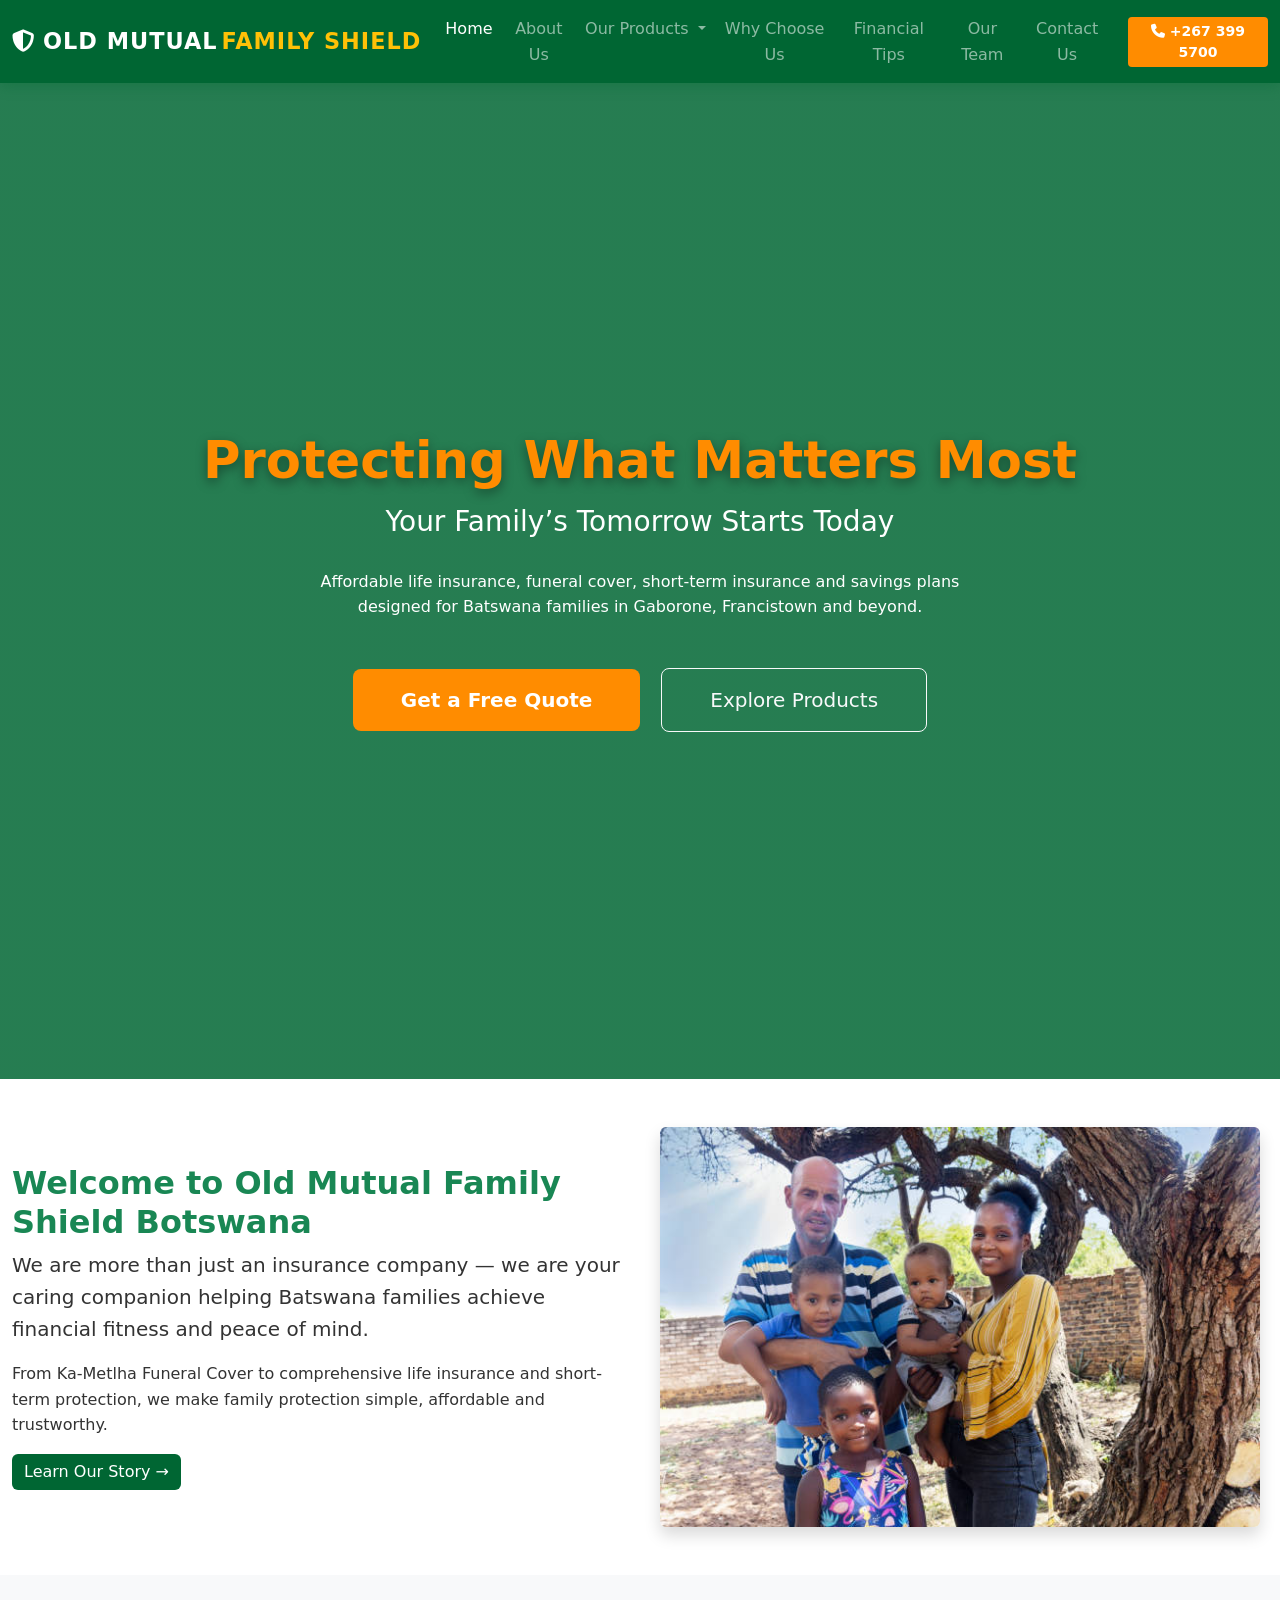
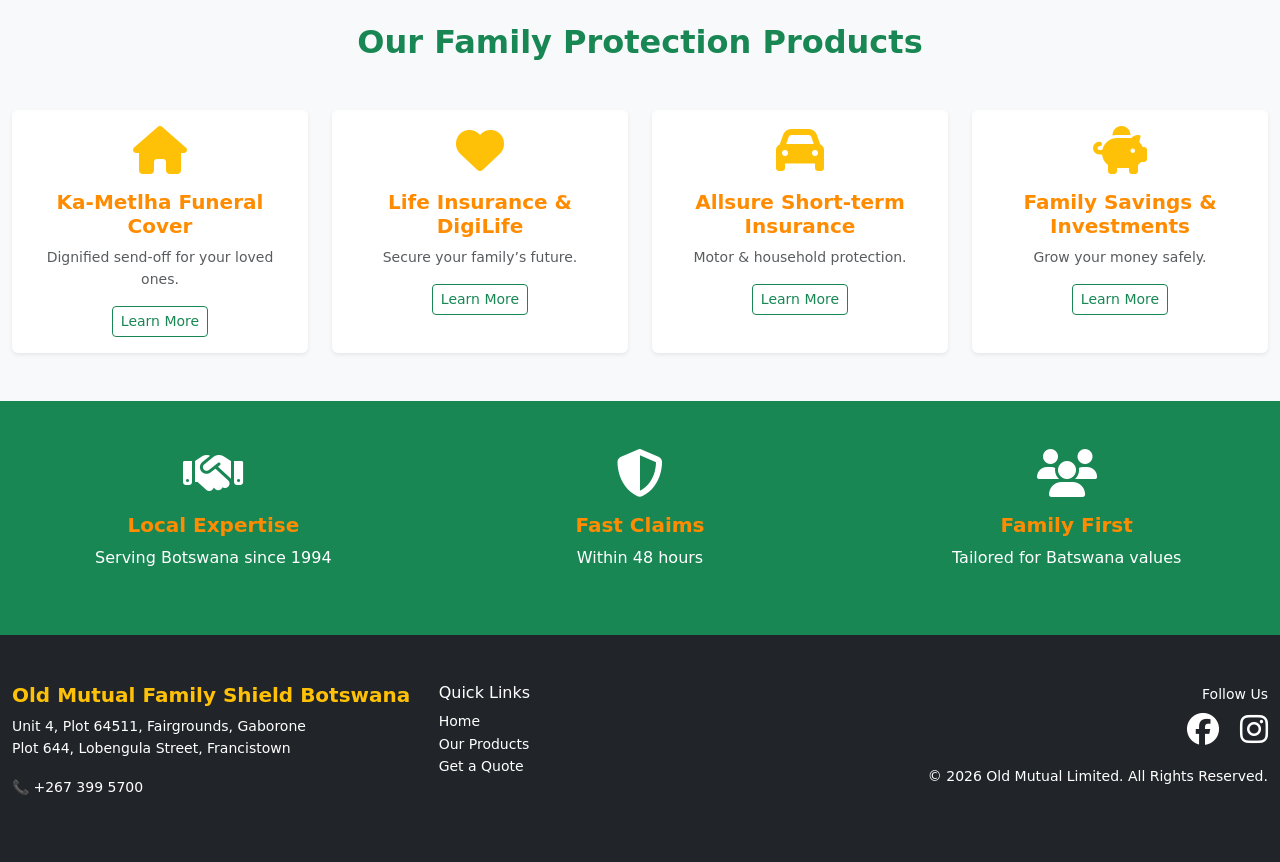
<file: index.html>
<!DOCTYPE html>
<html lang="en">
<head>
    <meta charset="UTF-8">
    <meta name="viewport" content="width=device-width, initial-scale=1.0">
    <meta name="description" content="Old Mutual Family Shield Botswana - Protecting what matters most to Batswana families">
    <title>Old Mutual Family Shield Botswana | Protect Your Family's Tomorrow</title>
    
    <link href="https://cdn.jsdelivr.net/npm/bootstrap@5.3.3/dist/css/bootstrap.min.css" rel="stylesheet">
    <link rel="stylesheet" href="https://cdnjs.cloudflare.com/ajax/libs/font-awesome/6.6.0/css/all.min.css">
    <link rel="stylesheet" href="style.css">
</head>
<body>

    <nav class="navbar navbar-expand-lg navbar-dark bg-success sticky-top">
        <div class="container">
            <a class="navbar-brand fw-bold d-flex align-items-center" href="index.html">
                <i class="fas fa-shield-alt me-2"></i>
                OLD MUTUAL
                <span class="text-warning ms-1">FAMILY SHIELD</span>
            </a>

            <button class="navbar-toggler" type="button" data-bs-toggle="collapse" data-bs-target="#navbarNav" 
                    aria-controls="navbarNav" aria-expanded="false" aria-label="Toggle navigation">
                <span class="navbar-toggler-icon"></span>
            </button>

            <div class="collapse navbar-collapse" id="navbarNav">
                <ul class="navbar-nav ms-auto text-center">
                    <li class="nav-item"><a class="nav-link active" href="index.html">Home</a></li>
                    <li class="nav-item"><a class="nav-link" href="about.html">About Us</a></li>
                    
                    <!-- DROPDOWN -->
                    <li class="nav-item dropdown">
                        <a class="nav-link dropdown-toggle" href="products.html" id="productsDropdown" 
                           role="button" data-bs-toggle="dropdown" aria-expanded="false">
                            Our Products
                        </a>
                        <ul class="dropdown-menu" aria-labelledby="productsDropdown">
                            <li><a class="dropdown-item" href="ka-metlha.html">Ka-Metlha Funeral Cover</a></li>
                            <li><a class="dropdown-item" href="life-insurance.html">Life Insurance &amp; DigiLife Loan Protection</a></li>
                            <li><a class="dropdown-item" href="allsure.html">Allsure Short-term Insurance</a></li>
                            <li><a class="dropdown-item" href="savings.html">Family Savings &amp; Investments</a></li>
                        </ul>
                    </li>
                    
                    <li class="nav-item"><a class="nav-link" href="why-choose-us.html">Why Choose Us</a></li>
                    <li class="nav-item"><a class="nav-link" href="financial-tips.html">Financial Tips</a></li>
                    <li class="nav-item"><a class="nav-link" href="our-team.html">Our Team</a></li>
                    <li class="nav-item"><a class="nav-link" href="contact.html">Contact Us</a></li>
                </ul>
                
                <a href="tel:+2673995700" class="btn btn-warning btn-sm ms-lg-3 fw-bold">
                    <i class="fas fa-phone"></i> +267 399 5700
                </a>
            </div>
        </div>
    </nav>

    <!-- HERO SECTION -->
    <header class="hero-section text-white text-center">
        <div class="container py-5">
            <div class="row justify-content-center align-items-center min-vh-100">
                <div class="col-lg-10">
                    <h1 class="display-4 fw-bold">Protecting What Matters Most</h1>
                    <p class="lead fs-3 mb-4">Your Family’s Tomorrow Starts Today</p>
                    <p class="col-lg-8 mx-auto mb-5">Affordable life insurance, funeral cover, short-term insurance and savings plans designed for Batswana families in Gaborone, Francistown and beyond.</p>
                    
                    <a href="contact.html" class="btn btn-warning btn-lg px-5 py-3 fw-bold me-3">Get a Free Quote</a>
                    <a href="products.html" class="btn btn-outline-light btn-lg px-5 py-3">Explore Products</a>
                </div>
            </div>
        </div>
    </header>



    <!-- WELCOME SECTION -->
    <section class="py-5 bg-white">
        <div class="container">
            <div class="row align-items-center">
                <div class="col-lg-6">
                    <h2 class="text-success fw-bold">Welcome to Old Mutual Family Shield Botswana</h2>
                    <p class="lead">We are more than just an insurance company — we are your caring companion helping Batswana families achieve financial fitness and peace of mind.</p>
                    <p>From Ka-Metlha Funeral Cover to comprehensive life insurance and short-term protection, we make family protection simple, affordable and trustworthy.</p>
                    <a href="about.html" class="btn btn-success">Learn Our Story →</a>
                </div>
                <div class="col-lg-6 text-center">
                    <img src="images/index.jpg" alt="Happy Botswana family smiling together" width="600" height="400" class="img-fluid rounded shadow">
                </div>
            </div>
        </div>
    </section>

    <!-- FEATURED PRODUCTS -->
    <section class="py-5 bg-light">
        <div class="container">
            <h2 class="text-center text-success mb-5">Our Family Protection Products</h2>
            <div class="row g-4">
                <div class="col-md-6 col-lg-3">
                    <div class="card h-100 shadow-sm border-0 text-center">
                        <div class="card-body">
                            <i class="fas fa-home fa-3x text-warning mb-3"></i>
                            <h5>Ka-Metlha Funeral Cover</h5>
                            <p class="text-muted small">Dignified send-off for your loved ones.</p>
                            <a href="ka-metlha.html" class="btn btn-outline-success btn-sm">Learn More</a>
                        </div>
                    </div>
                </div>
                <div class="col-md-6 col-lg-3">
                    <div class="card h-100 shadow-sm border-0 text-center">
                        <div class="card-body">
                            <i class="fas fa-heart fa-3x text-warning mb-3"></i>
                            <h5>Life Insurance &amp; DigiLife</h5>
                            <p class="text-muted small">Secure your family’s future.</p>
                            <a href="life-insurance.html" class="btn btn-outline-success btn-sm">Learn More</a>
                        </div>
                    </div>
                </div>
                <div class="col-md-6 col-lg-3">
                    <div class="card h-100 shadow-sm border-0 text-center">
                        <div class="card-body">
                            <i class="fas fa-car fa-3x text-warning mb-3"></i>
                            <h5>Allsure Short-term Insurance</h5>
                            <p class="text-muted small">Motor &amp; household protection.</p>
                            <a href="allsure.html" class="btn btn-outline-success btn-sm">Learn More</a>
                        </div>
                    </div>
                </div>
                <div class="col-md-6 col-lg-3">
                    <div class="card h-100 shadow-sm border-0 text-center">
                        <div class="card-body">
                            <i class="fas fa-piggy-bank fa-3x text-warning mb-3"></i>
                            <h5>Family Savings &amp; Investments</h5>
                            <p class="text-muted small">Grow your money safely.</p>
                            <a href="savings.html" class="btn btn-outline-success btn-sm">Learn More</a>
                        </div>
                    </div>
                </div>
            </div>
        </div>
    </section>

    <!-- WHY CHOOSE US TEASER -->
    <section class="py-5 text-white bg-success">
        <div class="container">
            <div class="row text-center">
                <div class="col-md-4"><i class="fas fa-handshake fa-3x mb-3"></i><h5>Local Expertise</h5><p>Serving Botswana since 1994</p></div>
                <div class="col-md-4"><i class="fas fa-shield-alt fa-3x mb-3"></i><h5>Fast Claims</h5><p>Within 48 hours</p></div>
                <div class="col-md-4"><i class="fas fa-users fa-3x mb-3"></i><h5>Family First</h5><p>Tailored for Batswana values</p></div>
            </div>
        </div>
    </section>

    <!-- FOOTER -->
    <footer class="bg-dark text-white py-5">
        <div class="container">
            <div class="row">
                <div class="col-md-4">
                    <h5 class="text-warning">Old Mutual Family Shield Botswana</h5>
                    <p class="small">Unit 4, Plot 64511, Fairgrounds, Gaborone<br>Plot 644, Lobengula Street, Francistown</p>
                    <p class="small">📞 +267 399 5700</p>
                </div>
                <div class="col-md-4">
                    <h6>Quick Links</h6>
                    <ul class="list-unstyled small">
                        <li><a href="index.html" class="text-white text-decoration-none">Home</a></li>
                        <li><a href="products.html" class="text-white text-decoration-none">Our Products</a></li>
                        <li><a href="contact.html" class="text-white text-decoration-none">Get a Quote</a></li>
                    </ul>
                </div>
                <div class="col-md-4 text-md-end">
                    <p class="small mb-2">Follow Us</p>
                    <a href="#" class="text-white me-3"><i class="fab fa-facebook fa-2x"></i></a>
                    <a href="#" class="text-white"><i class="fab fa-instagram fa-2x"></i></a>
                    <p class="small mt-3">&copy; 2026 Old Mutual Limited. All Rights Reserved.</p>
                </div>
            </div>
        </div>
    </footer>

    <script src="https://cdn.jsdelivr.net/npm/bootstrap@5.3.3/dist/js/bootstrap.bundle.min.js"></script>
    <script src="script.js"></script>
</body>
</html>
</file>
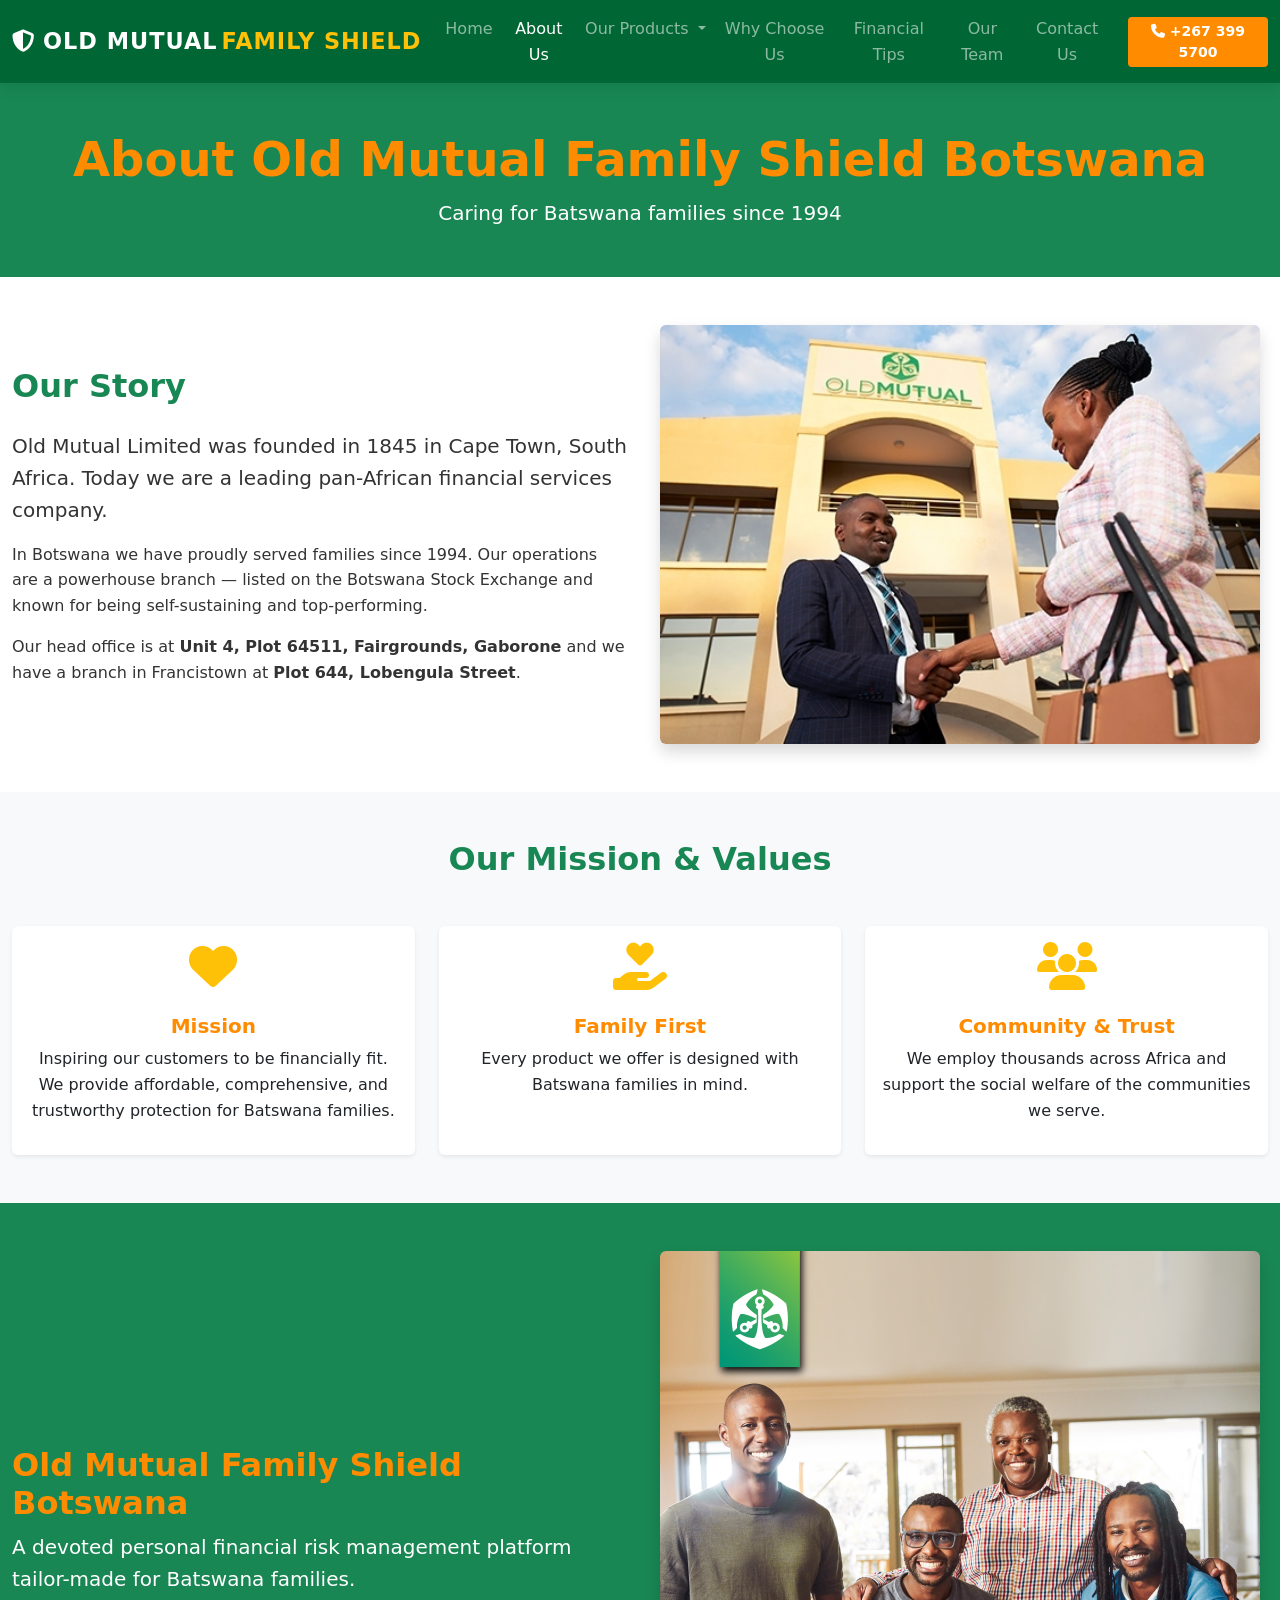
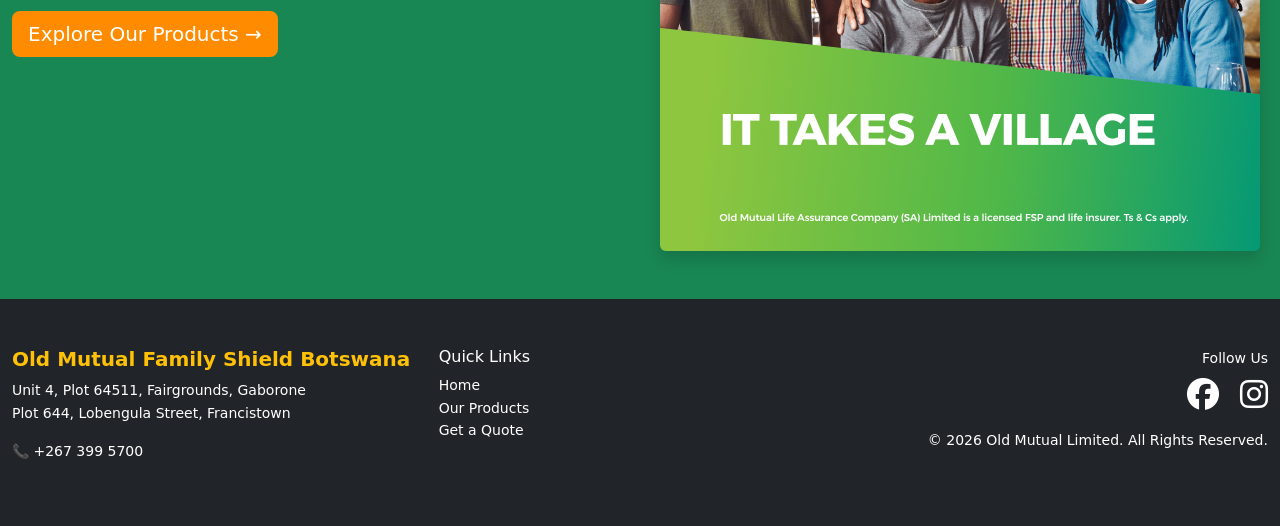
<file: about.html>
<!DOCTYPE html>
<html lang="en">
<head>
    <meta charset="UTF-8">
    <meta name="viewport" content="width=device-width, initial-scale=1.0">
    <meta name="description" content="Learn about Old Mutual Family Shield Botswana - Your trusted partner for family financial protection since 1994">
    <title>About Us | Old Mutual Family Shield Botswana</title>
    
    <link href="https://cdn.jsdelivr.net/npm/bootstrap@5.3.3/dist/css/bootstrap.min.css" rel="stylesheet">
    <link rel="stylesheet" href="https://cdnjs.cloudflare.com/ajax/libs/font-awesome/6.6.0/css/all.min.css">
    <link rel="stylesheet" href="style.css">
</head>
<body>

    <!-- UPDATED NAVBAR WITH DROPDOWN (same on all pages) -->
    <nav class="navbar navbar-expand-lg navbar-dark bg-success sticky-top">
        <div class="container">
            <a class="navbar-brand fw-bold d-flex align-items-center" href="index.html">
                <i class="fas fa-shield-alt me-2"></i>
                OLD MUTUAL
                <span class="text-warning ms-1">FAMILY SHIELD</span>
            </a>

            <button class="navbar-toggler" type="button" data-bs-toggle="collapse" data-bs-target="#navbarNav" 
                    aria-controls="navbarNav" aria-expanded="false" aria-label="Toggle navigation">
                <span class="navbar-toggler-icon"></span>
            </button>

            <div class="collapse navbar-collapse" id="navbarNav">
                <ul class="navbar-nav ms-auto text-center">
                    <li class="nav-item"><a class="nav-link" href="index.html">Home</a></li>
                    <li class="nav-item"><a class="nav-link active" href="about.html">About Us</a></li>
                    
                    <!-- DROPDOWN -->
                    <li class="nav-item dropdown">
                        <a class="nav-link dropdown-toggle" href="products.html" id="productsDropdown" 
                           role="button" data-bs-toggle="dropdown" aria-expanded="false">
                            Our Products
                        </a>
                        <ul class="dropdown-menu" aria-labelledby="productsDropdown">
                            <li><a class="dropdown-item" href="ka-metlha.html">Ka-Metlha Funeral Cover</a></li>
                            <li><a class="dropdown-item" href="life-insurance.html">Life Insurance &amp; DigiLife Loan Protection</a></li>
                            <li><a class="dropdown-item" href="allsure.html">Allsure Short-term Insurance</a></li>
                            <li><a class="dropdown-item" href="savings.html">Family Savings &amp; Investments</a></li>
                        </ul>
                    </li>
                    
                    <li class="nav-item"><a class="nav-link" href="why-choose-us.html">Why Choose Us</a></li>
                    <li class="nav-item"><a class="nav-link" href="financial-tips.html">Financial Tips</a></li>
                    <li class="nav-item"><a class="nav-link" href="our-team.html">Our Team</a></li>
                    <li class="nav-item"><a class="nav-link" href="contact.html">Contact Us</a></li>
                </ul>
                
                <a href="tel:+2673995700" class="btn btn-warning btn-sm ms-lg-3 fw-bold">
                    <i class="fas fa-phone"></i> +267 399 5700
                </a>
            </div>
        </div>
    </nav>

    <!-- SIMPLE PAGE TITLE (NO HERO - only on homepage) -->
    <div class="bg-success text-white py-5 text-center">
        <div class="container">
            <h1 class="display-5 fw-bold">About Old Mutual Family Shield Botswana</h1>
            <p class="lead mb-0">Caring for Batswana families since 1994</p>
        </div>
    </div>

    <!-- OUR STORY -->
    <section class="py-5 bg-white">
        <div class="container">
            <div class="row align-items-center">
                <div class="col-lg-6">
                    <h2 class="text-success fw-bold mb-4">Our Story</h2>
                    <p class="lead">Old Mutual Limited was founded in 1845 in Cape Town, South Africa. Today we are a leading pan-African financial services company.</p>
                    <p>In Botswana we have proudly served families since 1994. Our operations are a powerhouse branch — listed on the Botswana Stock Exchange and known for being self-sustaining and top-performing.</p>
                    <p>Our head office is at <strong>Unit 4, Plot 64511, Fairgrounds, Gaborone</strong> and we have a branch in Francistown at <strong>Plot 644, Lobengula Street</strong>.</p>
                </div>
                <div class="col-lg-6 text-center">
                    <img src="images/about.jpg" 
                         alt="Old Mutual Family Shield Botswana team and community" 
                         width="600" height="400" 
                         class="img-fluid rounded shadow">
                </div>
            </div>
        </div>
    </section>

    <!-- MISSION & VALUES -->
    <section class="py-5 bg-light">
        <div class="container">
            <h2 class="text-center text-success mb-5">Our Mission &amp; Values</h2>
            <div class="row g-4 text-center">
                <div class="col-md-4">
                    <div class="card h-100 shadow-sm border-0">
                        <div class="card-body">
                            <i class="fas fa-heart fa-3x text-warning mb-4"></i>
                            <h5>Mission</h5>
                            <p>Inspiring our customers to be financially fit. We provide affordable, comprehensive, and trustworthy protection for Batswana families.</p>
                        </div>
                    </div>
                </div>
                <div class="col-md-4">
                    <div class="card h-100 shadow-sm border-0">
                        <div class="card-body">
                            <i class="fas fa-hand-holding-heart fa-3x text-warning mb-4"></i>
                            <h5>Family First</h5>
                            <p>Every product we offer is designed with Batswana families in mind.</p>
                        </div>
                    </div>
                </div>
                <div class="col-md-4">
                    <div class="card h-100 shadow-sm border-0">
                        <div class="card-body">
                            <i class="fas fa-users fa-3x text-warning mb-4"></i>
                            <h5>Community &amp; Trust</h5>
                            <p>We employ thousands across Africa and support the social welfare of the communities we serve.</p>
                        </div>
                    </div>
                </div>
            </div>
        </div>
    </section>

    <!-- FAMILY SHIELD FOCUS -->
    <section class="py-5 text-white bg-success">
        <div class="container">
            <div class="row align-items-center">
                <div class="col-lg-6">
                    <h2 class="fw-bold">Old Mutual Family Shield Botswana</h2>
                    <p class="lead">A devoted personal financial risk management platform tailor-made for Batswana families.</p>
                    <a href="products.html" class="btn btn-warning btn-lg">Explore Our Products →</a>
                </div>
                <div class="col-lg-6 text-center">
                    <img src="images/about2.jpg" 
                         alt="Batswana family protected by Old Mutual Family Shield" 
                         width="600" height="500" 
                         class="img-fluid rounded shadow">
                </div>
            </div>
        </div>
    </section>

    <!-- FOOTER -->
    <footer class="bg-dark text-white py-5">
        <div class="container">
            <div class="row">
                <div class="col-md-4">
                    <h5 class="text-warning">Old Mutual Family Shield Botswana</h5>
                    <p class="small">Unit 4, Plot 64511, Fairgrounds, Gaborone<br>Plot 644, Lobengula Street, Francistown</p>
                    <p class="small">📞 +267 399 5700</p>
                </div>
                <div class="col-md-4">
                    <h6>Quick Links</h6>
                    <ul class="list-unstyled small">
                        <li><a href="index.html" class="text-white text-decoration-none">Home</a></li>
                        <li><a href="products.html" class="text-white text-decoration-none">Our Products</a></li>
                        <li><a href="contact.html" class="text-white text-decoration-none">Get a Quote</a></li>
                    </ul>
                </div>
                <div class="col-md-4 text-md-end">
                    <p class="small mb-2">Follow Us</p>
                    <a href="#" class="text-white me-3"><i class="fab fa-facebook fa-2x"></i></a>
                    <a href="#" class="text-white"><i class="fab fa-instagram fa-2x"></i></a>
                    <p class="small mt-3">&copy; 2026 Old Mutual Limited. All Rights Reserved.</p>
                </div>
            </div>
        </div>
    </footer>

    <script src="https://cdn.jsdelivr.net/npm/bootstrap@5.3.3/dist/js/bootstrap.bundle.min.js"></script>
    <script src="script.js"></script>
</body>
</html>
</file>
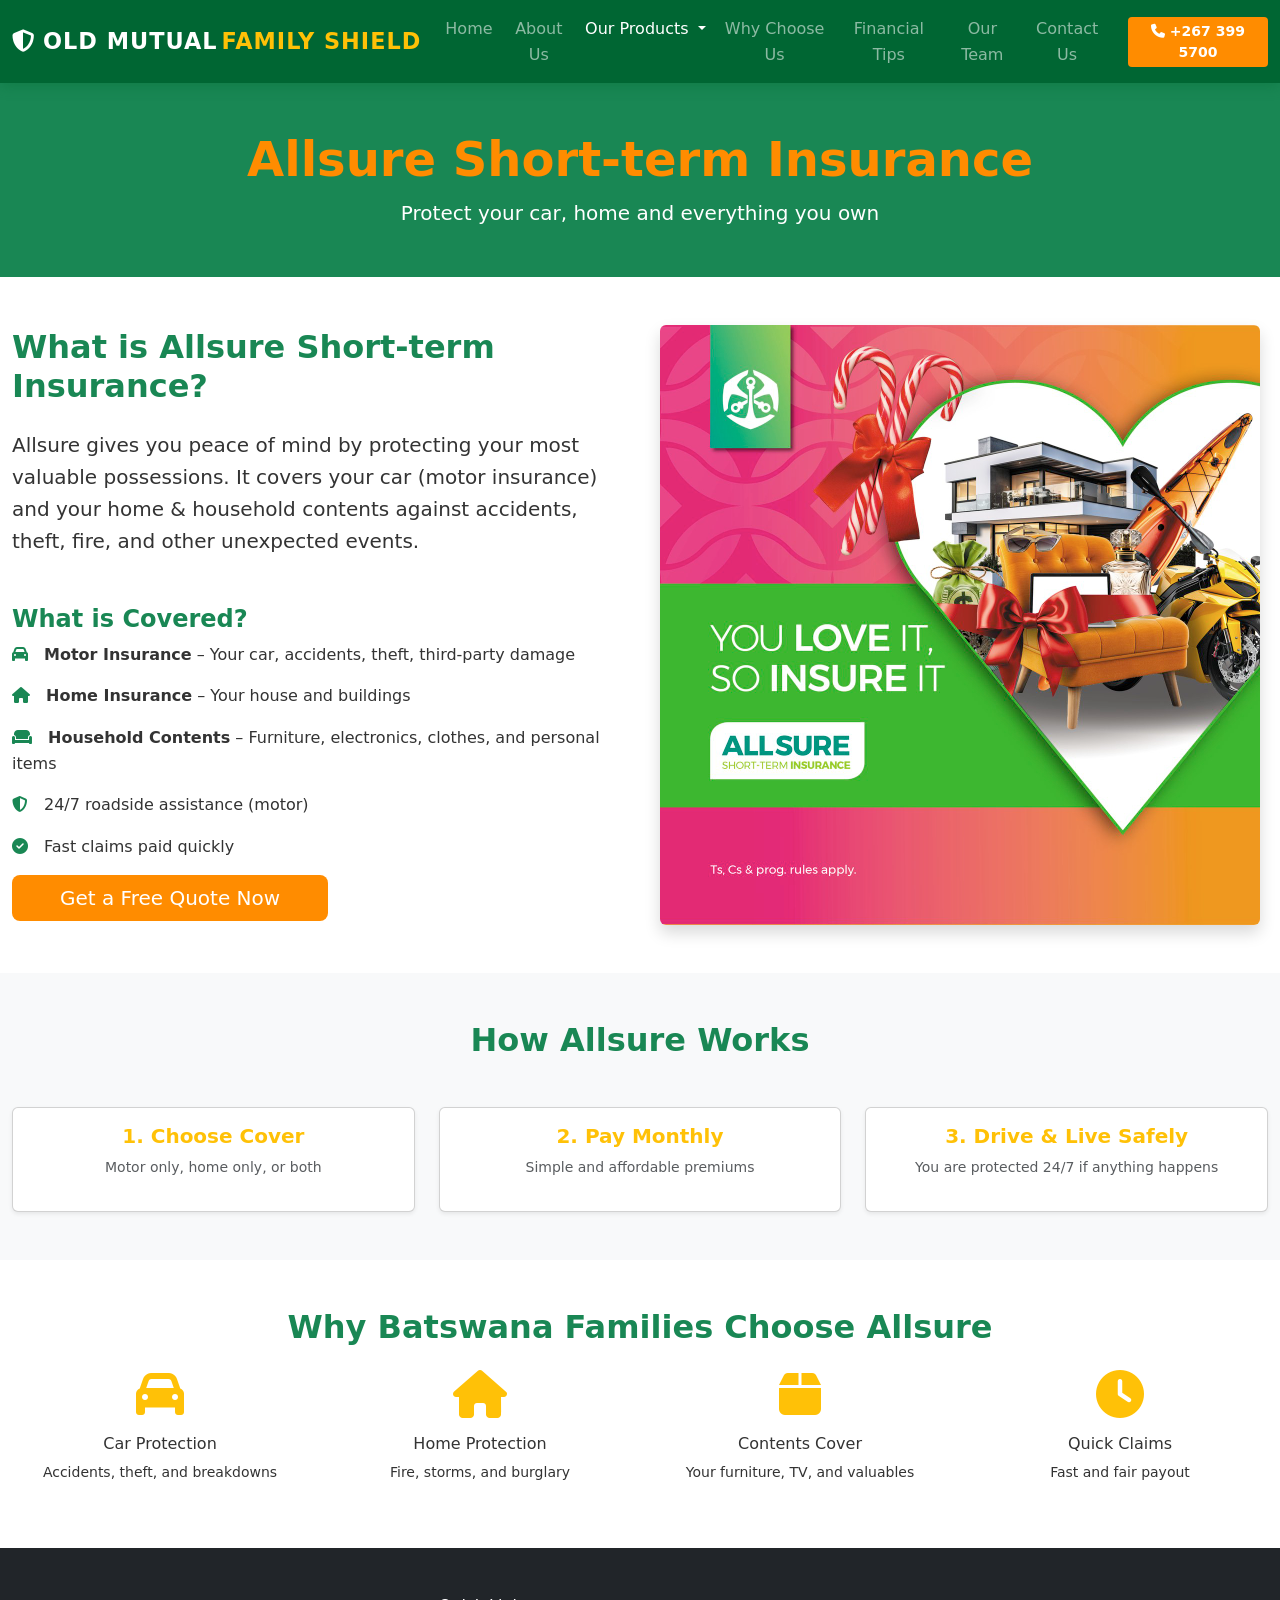
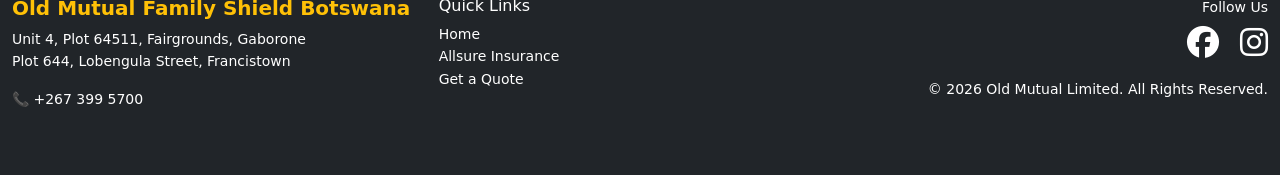
<file: allsure.html>
<!DOCTYPE html>
<html lang="en">
<head>
    <meta charset="UTF-8">
    <meta name="viewport" content="width=device-width, initial-scale=1.0">
    <meta name="description" content="Allsure Short-term Insurance - Motor, Home & Household Protection">
    <title>Allsure Short-term Insurance | Old Mutual Family Shield Botswana</title>
    
    <link href="https://cdn.jsdelivr.net/npm/bootstrap@5.3.3/dist/css/bootstrap.min.css" rel="stylesheet">
    <link rel="stylesheet" href="https://cdnjs.cloudflare.com/ajax/libs/font-awesome/6.6.0/css/all.min.css">
    <link rel="stylesheet" href="style.css">
</head>
<body>

    <!-- NAVBAR -->
    <nav class="navbar navbar-expand-lg navbar-dark bg-success sticky-top">
        <div class="container">
            <a class="navbar-brand fw-bold d-flex align-items-center" href="index.html">
                <i class="fas fa-shield-alt me-2"></i>
                OLD MUTUAL
                <span class="text-warning ms-1">FAMILY SHIELD</span>
            </a>

            <button class="navbar-toggler" type="button" data-bs-toggle="collapse" data-bs-target="#navbarNav" 
                    aria-controls="navbarNav" aria-expanded="false" aria-label="Toggle navigation">
                <span class="navbar-toggler-icon"></span>
            </button>

            <div class="collapse navbar-collapse" id="navbarNav">
                <ul class="navbar-nav ms-auto text-center">
                    <li class="nav-item"><a class="nav-link" href="index.html">Home</a></li>
                    <li class="nav-item"><a class="nav-link" href="about.html">About Us</a></li>
                    
                    <li class="nav-item dropdown">
                        <a class="nav-link dropdown-toggle active" href="#" id="productsDropdown" 
                           role="button" data-bs-toggle="dropdown" aria-expanded="false">
                            Our Products
                        </a>
                        <ul class="dropdown-menu" aria-labelledby="productsDropdown">
                            <li><a class="dropdown-item" href="ka-metlha.html">Ka-Metlha Funeral Cover</a></li>
                            <li><a class="dropdown-item" href="life-insurance.html">Life Insurance &amp; DigiLife Loan Protection</a></li>
                            <li><a class="dropdown-item active" href="allsure.html">Allsure Short-term Insurance</a></li>
                            <li><a class="dropdown-item" href="savings.html">Family Savings &amp; Investments</a></li>
                        </ul>
                    </li>
                    
                    <li class="nav-item"><a class="nav-link" href="why-choose-us.html">Why Choose Us</a></li>
                    <li class="nav-item"><a class="nav-link" href="financial-tips.html">Financial Tips</a></li>
                    <li class="nav-item"><a class="nav-link" href="our-team.html">Our Team</a></li>
                    <li class="nav-item"><a class="nav-link" href="contact.html">Contact Us</a></li>
                </ul>
                
                <a href="tel:+2673995700" class="btn btn-warning btn-sm ms-lg-3 fw-bold">
                    <i class="fas fa-phone"></i> +267 399 5700
                </a>
            </div>
        </div>
    </nav>

    <!-- PAGE TITLE -->
    <div class="bg-success text-white py-5 text-center">
        <div class="container">
            <h1 class="display-5 fw-bold">Allsure Short-term Insurance</h1>
            <p class="lead mb-0">Protect your car, home and everything you own</p>
        </div>
    </div>

    <section class="py-5 bg-white">
        <div class="container">
            <div class="row align-items-center">
                <div class="col-lg-6">
                    <h2 class="text-success mb-4">What is Allsure Short-term Insurance?</h2>
                    <p class="lead">Allsure gives you peace of mind by protecting your most valuable possessions. It covers your car (motor insurance) and your home & household contents against accidents, theft, fire, and other unexpected events.</p>
                    
                    <h4 class="mt-5 text-success">What is Covered?</h4>
                    <ul class="list-unstyled">
                        <li class="mb-3"><i class="fas fa-car text-success me-3"></i><strong>Motor Insurance</strong> – Your car, accidents, theft, third-party damage</li>
                        <li class="mb-3"><i class="fas fa-home text-success me-3"></i><strong>Home Insurance</strong> – Your house and buildings</li>
                        <li class="mb-3"><i class="fas fa-couch text-success me-3"></i><strong>Household Contents</strong> – Furniture, electronics, clothes, and personal items</li>
                        <li class="mb-3"><i class="fas fa-shield-alt text-success me-3"></i>24/7 roadside assistance (motor)</li>
                        <li class="mb-3"><i class="fas fa-check-circle text-success me-3"></i>Fast claims paid quickly</li>
                    </ul>

                    <a href="contact.html" class="btn btn-warning btn-lg px-5">Get a Free Quote Now</a>
                </div>

                <div class="col-lg-6 text-center">
                    <img src="images/allsure.jpg" 
                         alt="Allsure Short-term Insurance protecting car and home" 
                         width="600" height="500" 
                         class="img-fluid rounded shadow">
                </div>
            </div>
        </div>
    </section>

    <!-- HOW IT WORKS -->
    <section class="py-5 bg-light">
        <div class="container">
            <h2 class="text-center text-success mb-5">How Allsure Works</h2>
            <div class="row text-center g-4">
                <div class="col-md-4">
                    <div class="card h-100 shadow-sm">
                        <div class="card-body">
                            <h5 class="text-warning">1. Choose Cover</h5>
                            <p class="small text-muted">Motor only, home only, or both</p>
                        </div>
                    </div>
                </div>
                <div class="col-md-4">
                    <div class="card h-100 shadow-sm">
                        <div class="card-body">
                            <h5 class="text-warning">2. Pay Monthly</h5>
                            <p class="small text-muted">Simple and affordable premiums</p>
                        </div>
                    </div>
                </div>
                <div class="col-md-4">
                    <div class="card h-100 shadow-sm">
                        <div class="card-body">
                            <h5 class="text-warning">3. Drive &amp; Live Safely</h5>
                            <p class="small text-muted">You are protected 24/7 if anything happens</p>
                        </div>
                    </div>
                </div>
            </div>
        </div>
    </section>

    <!-- WHY CHOOSE ALLSURE -->
    <section class="py-5 bg-white">
        <div class="container">
            <h2 class="text-center text-success mb-4">Why Batswana Families Choose Allsure</h2>
            <div class="row g-4 text-center">
                <div class="col-md-6 col-lg-3">
                    <i class="fas fa-car fa-3x text-warning mb-3"></i>
                    <h6>Car Protection</h6>
                    <p class="small">Accidents, theft, and breakdowns</p>
                </div>
                <div class="col-md-6 col-lg-3">
                    <i class="fas fa-home fa-3x text-warning mb-3"></i>
                    <h6>Home Protection</h6>
                    <p class="small">Fire, storms, and burglary</p>
                </div>
                <div class="col-md-6 col-lg-3">
                    <i class="fas fa-box fa-3x text-warning mb-3"></i>
                    <h6>Contents Cover</h6>
                    <p class="small">Your furniture, TV, and valuables</p>
                </div>
                <div class="col-md-6 col-lg-3">
                    <i class="fas fa-clock fa-3x text-warning mb-3"></i>
                    <h6>Quick Claims</h6>
                    <p class="small">Fast and fair payout</p>
                </div>
            </div>
        </div>
    </section>

    <!-- FOOTER -->
    <footer class="bg-dark text-white py-5">
        <div class="container">
            <div class="row">
                <div class="col-md-4">
                    <h5 class="text-warning">Old Mutual Family Shield Botswana</h5>
                    <p class="small">Unit 4, Plot 64511, Fairgrounds, Gaborone<br>Plot 644, Lobengula Street, Francistown</p>
                    <p class="small">📞 +267 399 5700</p>
                </div>
                <div class="col-md-4">
                    <h6>Quick Links</h6>
                    <ul class="list-unstyled small">
                        <li><a href="index.html" class="text-white text-decoration-none">Home</a></li>
                        <li><a href="allsure.html" class="text-white text-decoration-none">Allsure Insurance</a></li>
                        <li><a href="contact.html" class="text-white text-decoration-none">Get a Quote</a></li>
                    </ul>
                </div>
                <div class="col-md-4 text-md-end">
                    <p class="small mb-2">Follow Us</p>
                    <a href="#" class="text-white me-3"><i class="fab fa-facebook fa-2x"></i></a>
                    <a href="#" class="text-white"><i class="fab fa-instagram fa-2x"></i></a>
                    <p class="small mt-3">&copy; 2026 Old Mutual Limited. All Rights Reserved.</p>
                </div>
            </div>
        </div>
    </footer>

    <script src="https://cdn.jsdelivr.net/npm/bootstrap@5.3.3/dist/js/bootstrap.bundle.min.js"></script>
    <script src="script.js"></script>
</body>
</html>
</file>
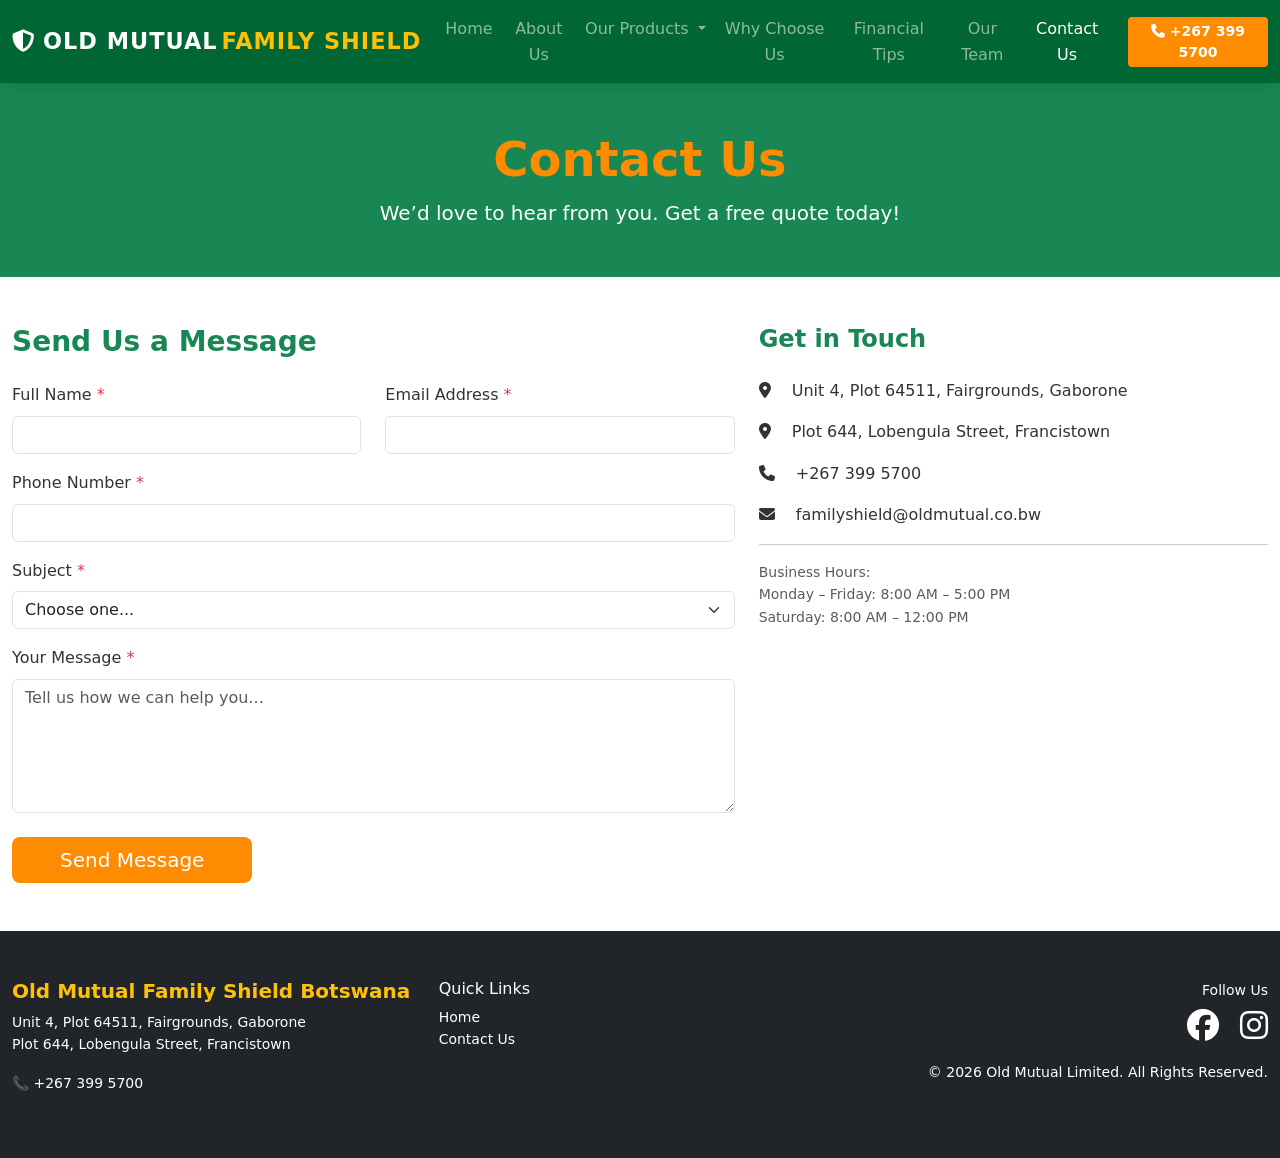
<file: contact.html>
<!DOCTYPE html>
<html lang="en">
<head>
    <meta charset="UTF-8">
    <meta name="viewport" content="width=device-width, initial-scale=1.0">
    <meta name="description" content="Contact Old Mutual Family Shield Botswana - Get a Free Quote">
    <title>Contact Us | Old Mutual Family Shield Botswana</title>
    
    <link href="https://cdn.jsdelivr.net/npm/bootstrap@5.3.3/dist/css/bootstrap.min.css" rel="stylesheet">
    <link rel="stylesheet" href="https://cdnjs.cloudflare.com/ajax/libs/font-awesome/6.6.0/css/all.min.css">
    <link rel="stylesheet" href="style.css">
</head>
<body>

    <!-- NAVBAR -->
    <nav class="navbar navbar-expand-lg navbar-dark bg-success sticky-top">
        <div class="container">
            <a class="navbar-brand fw-bold d-flex align-items-center" href="index.html">
                <i class="fas fa-shield-alt me-2"></i>
                OLD MUTUAL
                <span class="text-warning ms-1">FAMILY SHIELD</span>
            </a>

            <button class="navbar-toggler" type="button" data-bs-toggle="collapse" data-bs-target="#navbarNav" 
                    aria-controls="navbarNav" aria-expanded="false" aria-label="Toggle navigation">
                <span class="navbar-toggler-icon"></span>
            </button>

            <div class="collapse navbar-collapse" id="navbarNav">
                <ul class="navbar-nav ms-auto text-center">
                    <li class="nav-item"><a class="nav-link" href="index.html">Home</a></li>
                    <li class="nav-item"><a class="nav-link" href="about.html">About Us</a></li>
                    
                    <li class="nav-item dropdown">
                        <a class="nav-link dropdown-toggle" href="#" id="productsDropdown" 
                           role="button" data-bs-toggle="dropdown" aria-expanded="false">
                            Our Products
                        </a>
                        <ul class="dropdown-menu" aria-labelledby="productsDropdown">
                            <li><a class="dropdown-item" href="ka-metlha.html">Ka-Metlha Funeral Cover</a></li>
                            <li><a class="dropdown-item" href="life-insurance.html">Life Insurance &amp; DigiLife Loan Protection</a></li>
                            <li><a class="dropdown-item" href="allsure.html">Allsure Short-term Insurance</a></li>
                            <li><a class="dropdown-item" href="savings.html">Family Savings &amp; Investments</a></li>
                        </ul>
                    </li>
                    
                    <li class="nav-item"><a class="nav-link" href="why-choose-us.html">Why Choose Us</a></li>
                    <li class="nav-item"><a class="nav-link" href="financial-tips.html">Financial Tips</a></li>
                    <li class="nav-item"><a class="nav-link" href="our-team.html">Our Team</a></li>
                    <li class="nav-item"><a class="nav-link active" href="contact.html">Contact Us</a></li>
                </ul>
                
                <a href="tel:+2673995700" class="btn btn-warning btn-sm ms-lg-3 fw-bold">
                    <i class="fas fa-phone"></i> +267 399 5700
                </a>
            </div>
        </div>
    </nav>

    <!-- PAGE TITLE -->
    <div class="bg-success text-white py-5 text-center">
        <div class="container">
            <h1 class="display-5 fw-bold">Contact Us</h1>
            <p class="lead mb-0">We’d love to hear from you. Get a free quote today!</p>
        </div>
    </div>

    <section class="py-5 bg-white">
        <div class="container">
            <div class="row">
                
                <!-- Contact Form -->
                <div class="col-lg-7">
                    <h3 class="text-success mb-4">Send Us a Message</h3>
                    <form id="contactForm" class="needs-validation" novalidate>
                        <div class="row">
                            <div class="col-md-6 mb-3">
                                <label class="form-label">Full Name <span class="text-danger">*</span></label>
                                <input type="text" class="form-control" name="name" required>
                            </div>
                            <div class="col-md-6 mb-3">
                                <label class="form-label">Email Address <span class="text-danger">*</span></label>
                                <input type="email" class="form-control" name="email" required>
                            </div>
                        </div>
                        
                        <div class="mb-3">
                            <label class="form-label">Phone Number <span class="text-danger">*</span></label>
                            <input type="tel" class="form-control" name="phone" required>
                        </div>

                        <div class="mb-3">
                            <label class="form-label">Subject <span class="text-danger">*</span></label>
                            <select class="form-select" name="subject" required>
                                <option value="">Choose one...</option>
                                <option value="Quote">Get a Free Quote</option>
                                <option value="Funeral">Ka-Metlha Funeral Cover</option>
                                <option value="Life">Life Insurance &amp; Loan Protection</option>
                                <option value="Short-term">Allsure Short-term Insurance</option>
                                <option value="Savings">Family Savings &amp; Investments</option>
                                <option value="Other">Other Enquiry</option>
                            </select>
                        </div>

                        <div class="mb-4">
                            <label class="form-label">Your Message <span class="text-danger">*</span></label>
                            <textarea class="form-control" rows="5" name="message" required placeholder="Tell us how we can help you..."></textarea>
                        </div>

                        <button type="submit" class="btn btn-warning btn-lg px-5">Send Message</button>
                    </form>
                </div>

                <!-- Contact Details -->
                <div class="col-lg-5 mt-5 mt-lg-0">
                    <h4 class="text-success mb-4">Get in Touch</h4>
                    <p><i class="fas fa-map-marker-alt me-3"></i> Unit 4, Plot 64511, Fairgrounds, Gaborone</p>
                    <p><i class="fas fa-map-marker-alt me-3"></i> Plot 644, Lobengula Street, Francistown</p>
                    <p><i class="fas fa-phone me-3"></i> +267 399 5700</p>
                    <p><i class="fas fa-envelope me-3"></i> familyshield@oldmutual.co.bw</p>
                    
                    <hr>
                    <p class="small text-muted">Business Hours:<br>
                    Monday – Friday: 8:00 AM – 5:00 PM<br>
                    Saturday: 8:00 AM – 12:00 PM</p>
                </div>
            </div>
        </div>
    </section>

    <!-- FOOTER -->
    <footer class="bg-dark text-white py-5">
        <div class="container">
            <div class="row">
                <div class="col-md-4">
                    <h5 class="text-warning">Old Mutual Family Shield Botswana</h5>
                    <p class="small">Unit 4, Plot 64511, Fairgrounds, Gaborone<br>Plot 644, Lobengula Street, Francistown</p>
                    <p class="small">📞 +267 399 5700</p>
                </div>
                <div class="col-md-4">
                    <h6>Quick Links</h6>
                    <ul class="list-unstyled small">
                        <li><a href="index.html" class="text-white text-decoration-none">Home</a></li>
                        <li><a href="contact.html" class="text-white text-decoration-none">Contact Us</a></li>
                    </ul>
                </div>
                <div class="col-md-4 text-md-end">
                    <p class="small mb-2">Follow Us</p>
                    <a href="#" class="text-white me-3"><i class="fab fa-facebook fa-2x"></i></a>
                    <a href="#" class="text-white"><i class="fab fa-instagram fa-2x"></i></a>
                    <p class="small mt-3">&copy; 2026 Old Mutual Limited. All Rights Reserved.</p>
                </div>
            </div>
        </div>
    </footer>

    <script src="https://cdn.jsdelivr.net/npm/bootstrap@5.3.3/dist/js/bootstrap.bundle.min.js"></script>
    <script src="script.js"></script>
</body>
</html>
</file>
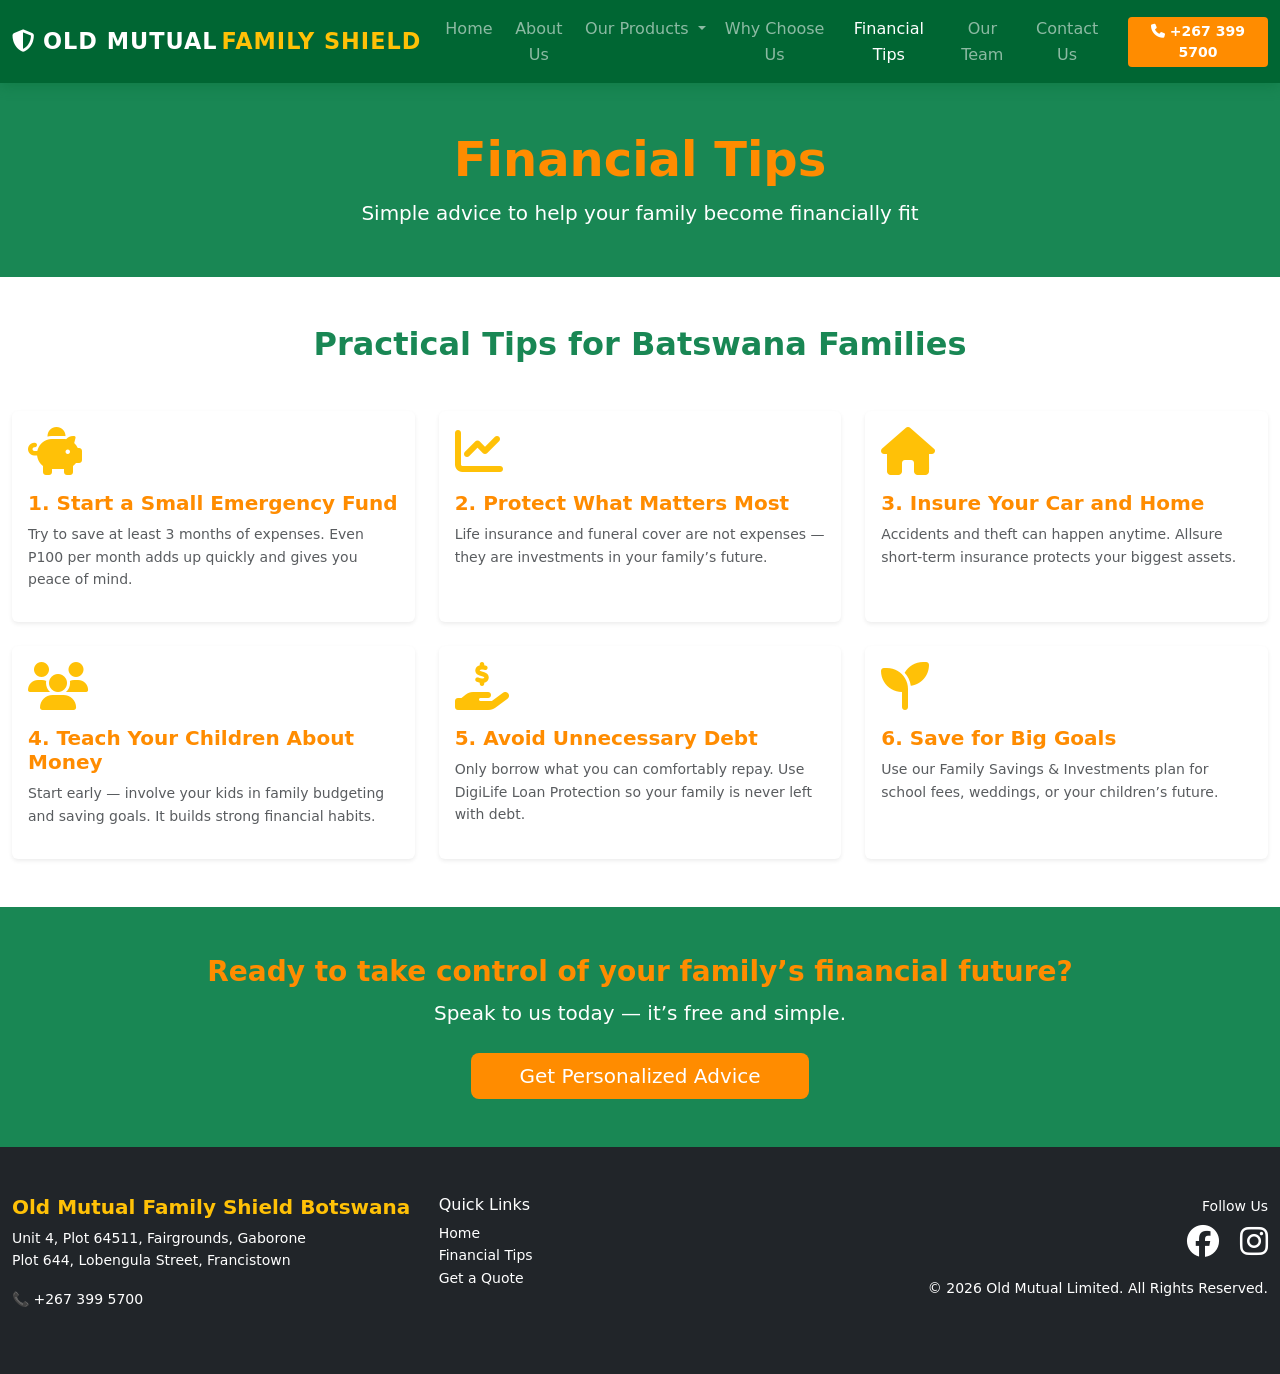
<file: financial-tips.html>
<!DOCTYPE html>
<html lang="en">
<head>
    <meta charset="UTF-8">
    <meta name="viewport" content="width=device-width, initial-scale=1.0">
    <meta name="description" content="Financial Tips for Batswana Families - Old Mutual Family Shield Botswana">
    <title>Financial Tips | Old Mutual Family Shield Botswana</title>
    
    <link href="https://cdn.jsdelivr.net/npm/bootstrap@5.3.3/dist/css/bootstrap.min.css" rel="stylesheet">
    <link rel="stylesheet" href="https://cdnjs.cloudflare.com/ajax/libs/font-awesome/6.6.0/css/all.min.css">
    <link rel="stylesheet" href="style.css">
</head>
<body>

    <!-- NAVBAR -->
    <nav class="navbar navbar-expand-lg navbar-dark bg-success sticky-top">
        <div class="container">
            <a class="navbar-brand fw-bold d-flex align-items-center" href="index.html">
                <i class="fas fa-shield-alt me-2"></i>
                OLD MUTUAL
                <span class="text-warning ms-1">FAMILY SHIELD</span>
            </a>

            <button class="navbar-toggler" type="button" data-bs-toggle="collapse" data-bs-target="#navbarNav" 
                    aria-controls="navbarNav" aria-expanded="false" aria-label="Toggle navigation">
                <span class="navbar-toggler-icon"></span>
            </button>

            <div class="collapse navbar-collapse" id="navbarNav">
                <ul class="navbar-nav ms-auto text-center">
                    <li class="nav-item"><a class="nav-link" href="index.html">Home</a></li>
                    <li class="nav-item"><a class="nav-link" href="about.html">About Us</a></li>
                    
                    <li class="nav-item dropdown">
                        <a class="nav-link dropdown-toggle" href="#" id="productsDropdown" 
                           role="button" data-bs-toggle="dropdown" aria-expanded="false">
                            Our Products
                        </a>
                        <ul class="dropdown-menu" aria-labelledby="productsDropdown">
                            <li><a class="dropdown-item" href="ka-metlha.html">Ka-Metlha Funeral Cover</a></li>
                            <li><a class="dropdown-item" href="life-insurance.html">Life Insurance &amp; DigiLife Loan Protection</a></li>
                            <li><a class="dropdown-item" href="allsure.html">Allsure Short-term Insurance</a></li>
                            <li><a class="dropdown-item" href="savings.html">Family Savings &amp; Investments</a></li>
                        </ul>
                    </li>
                    
                    <li class="nav-item"><a class="nav-link" href="why-choose-us.html">Why Choose Us</a></li>
                    <li class="nav-item"><a class="nav-link active" href="financial-tips.html">Financial Tips</a></li>
                    <li class="nav-item"><a class="nav-link" href="our-team.html">Our Team</a></li>
                    <li class="nav-item"><a class="nav-link" href="contact.html">Contact Us</a></li>
                </ul>
                
                <a href="tel:+2673995700" class="btn btn-warning btn-sm ms-lg-3 fw-bold">
                    <i class="fas fa-phone"></i> +267 399 5700
                </a>
            </div>
        </div>
    </nav>

    <!-- PAGE TITLE -->
    <div class="bg-success text-white py-5 text-center">
        <div class="container">
            <h1 class="display-5 fw-bold">Financial Tips</h1>
            <p class="lead mb-0">Simple advice to help your family become financially fit</p>
        </div>
    </div>

    <section class="py-5 bg-white">
        <div class="container">
            <h2 class="text-center text-success mb-5">Practical Tips for Batswana Families</h2>
            
            <div class="row g-4">

                <!-- Tip 1 -->
                <div class="col-md-6 col-lg-4">
                    <div class="card h-100 shadow-sm border-0">
                        <div class="card-body">
                            <i class="fas fa-piggy-bank fa-3x text-warning mb-3"></i>
                            <h5>1. Start a Small Emergency Fund</h5>
                            <p class="small text-muted">Try to save at least 3 months of expenses. Even P100 per month adds up quickly and gives you peace of mind.</p>
                        </div>
                    </div>
                </div>

                <!-- Tip 2 -->
                <div class="col-md-6 col-lg-4">
                    <div class="card h-100 shadow-sm border-0">
                        <div class="card-body">
                            <i class="fas fa-chart-line fa-3x text-warning mb-3"></i>
                            <h5>2. Protect What Matters Most</h5>
                            <p class="small text-muted">Life insurance and funeral cover are not expenses — they are investments in your family’s future.</p>
                        </div>
                    </div>
                </div>

                <!-- Tip 3 -->
                <div class="col-md-6 col-lg-4">
                    <div class="card h-100 shadow-sm border-0">
                        <div class="card-body">
                            <i class="fas fa-home fa-3x text-warning mb-3"></i>
                            <h5>3. Insure Your Car and Home</h5>
                            <p class="small text-muted">Accidents and theft can happen anytime. Allsure short-term insurance protects your biggest assets.</p>
                        </div>
                    </div>
                </div>

                <!-- Tip 4 -->
                <div class="col-md-6 col-lg-4">
                    <div class="card h-100 shadow-sm border-0">
                        <div class="card-body">
                            <i class="fas fa-users fa-3x text-warning mb-3"></i>
                            <h5>4. Teach Your Children About Money</h5>
                            <p class="small text-muted">Start early — involve your kids in family budgeting and saving goals. It builds strong financial habits.</p>
                        </div>
                    </div>
                </div>

                <!-- Tip 5 -->
                <div class="col-md-6 col-lg-4">
                    <div class="card h-100 shadow-sm border-0">
                        <div class="card-body">
                            <i class="fas fa-hand-holding-dollar fa-3x text-warning mb-3"></i>
                            <h5>5. Avoid Unnecessary Debt</h5>
                            <p class="small text-muted">Only borrow what you can comfortably repay. Use DigiLife Loan Protection so your family is never left with debt.</p>
                        </div>
                    </div>
                </div>

                <!-- Tip 6 -->
                <div class="col-md-6 col-lg-4">
                    <div class="card h-100 shadow-sm border-0">
                        <div class="card-body">
                            <i class="fas fa-seedling fa-3x text-warning mb-3"></i>
                            <h5>6. Save for Big Goals</h5>
                            <p class="small text-muted">Use our Family Savings &amp; Investments plan for school fees, weddings, or your children’s future.</p>
                        </div>
                    </div>
                </div>

            </div>
        </div>
    </section>

    <!-- FINAL CALL TO ACTION -->
    <section class="py-5 text-white bg-success">
        <div class="container text-center">
            <h3>Ready to take control of your family’s financial future?</h3>
            <p class="lead mb-4">Speak to us today — it’s free and simple.</p>
            <a href="contact.html" class="btn btn-warning btn-lg px-5">Get Personalized Advice</a>
        </div>
    </section>

    <!-- FOOTER -->
    <footer class="bg-dark text-white py-5">
        <div class="container">
            <div class="row">
                <div class="col-md-4">
                    <h5 class="text-warning">Old Mutual Family Shield Botswana</h5>
                    <p class="small">Unit 4, Plot 64511, Fairgrounds, Gaborone<br>Plot 644, Lobengula Street, Francistown</p>
                    <p class="small">📞 +267 399 5700</p>
                </div>
                <div class="col-md-4">
                    <h6>Quick Links</h6>
                    <ul class="list-unstyled small">
                        <li><a href="index.html" class="text-white text-decoration-none">Home</a></li>
                        <li><a href="financial-tips.html" class="text-white text-decoration-none">Financial Tips</a></li>
                        <li><a href="contact.html" class="text-white text-decoration-none">Get a Quote</a></li>
                    </ul>
                </div>
                <div class="col-md-4 text-md-end">
                    <p class="small mb-2">Follow Us</p>
                    <a href="#" class="text-white me-3"><i class="fab fa-facebook fa-2x"></i></a>
                    <a href="#" class="text-white"><i class="fab fa-instagram fa-2x"></i></a>
                    <p class="small mt-3">&copy; 2026 Old Mutual Limited. All Rights Reserved.</p>
                </div>
            </div>
        </div>
    </footer>

    <script src="https://cdn.jsdelivr.net/npm/bootstrap@5.3.3/dist/js/bootstrap.bundle.min.js"></script>
    <script src="script.js"></script>
</body>
</html>
</file>
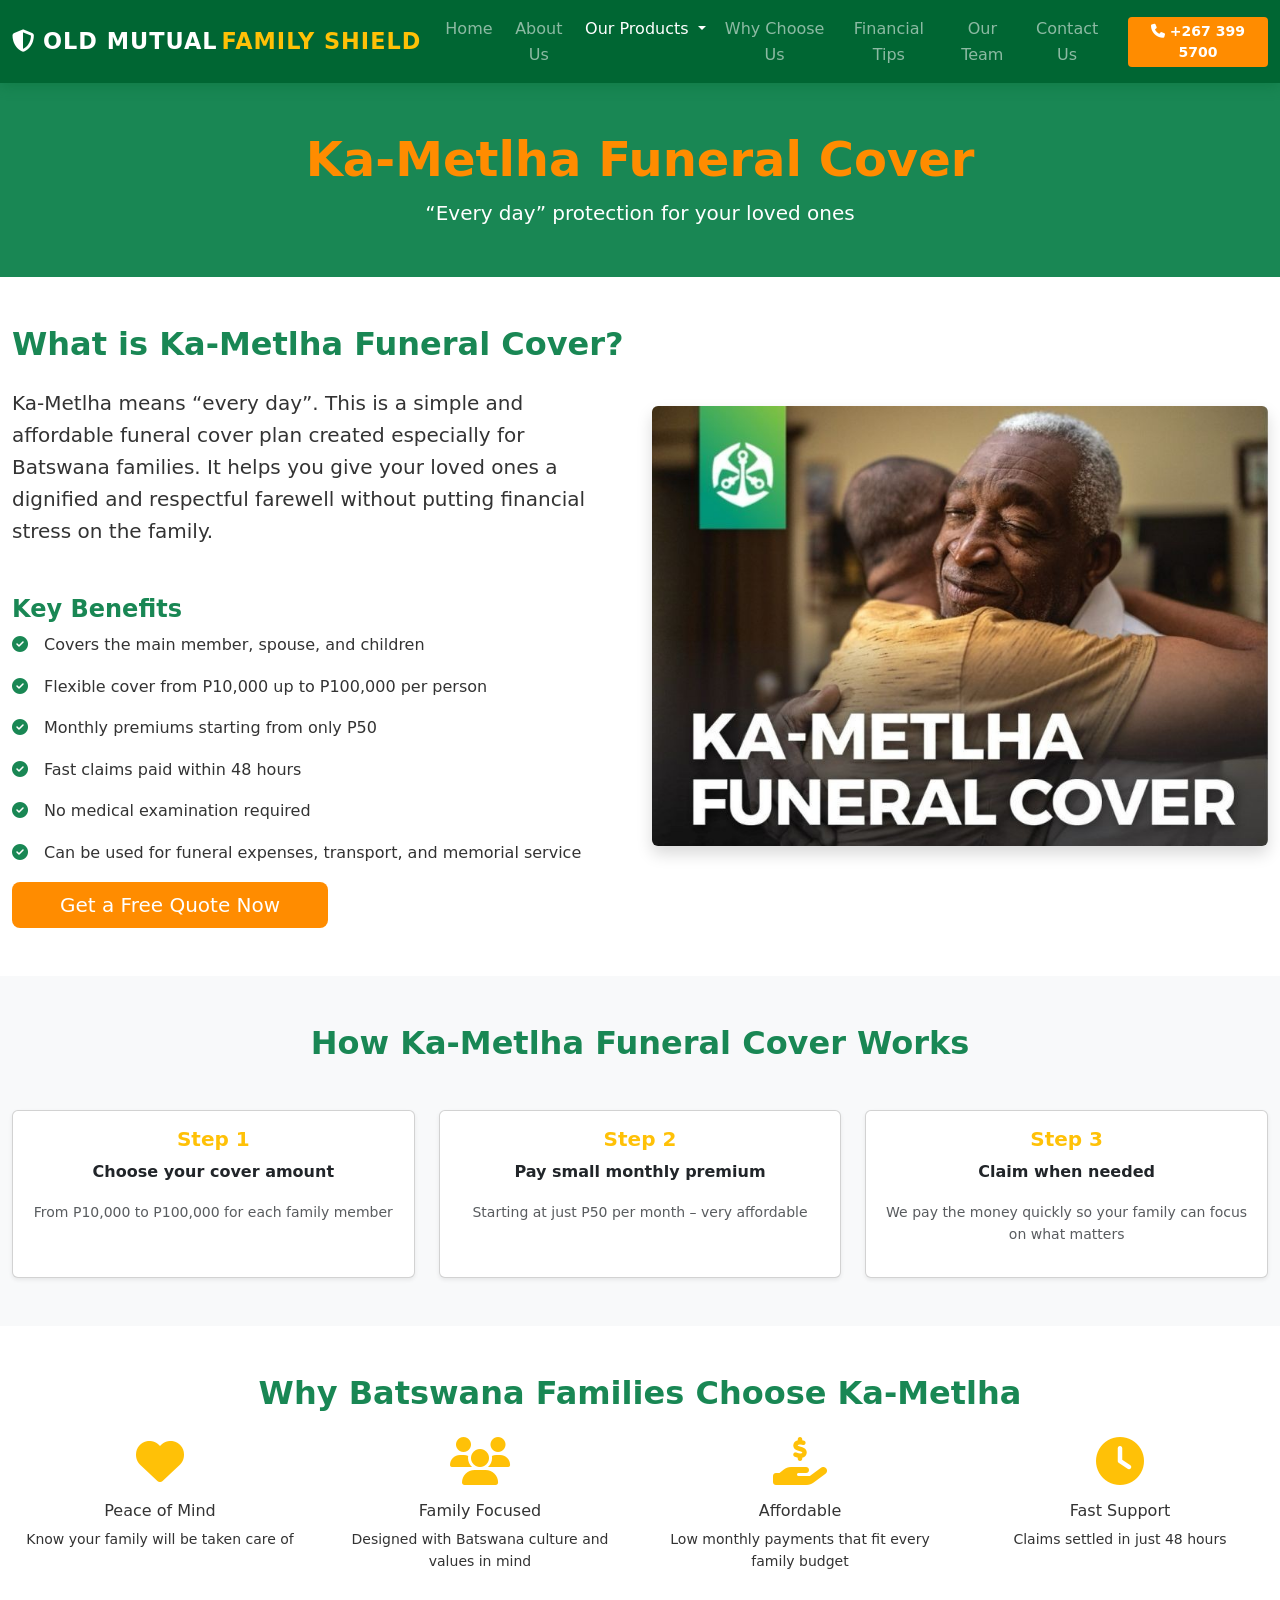
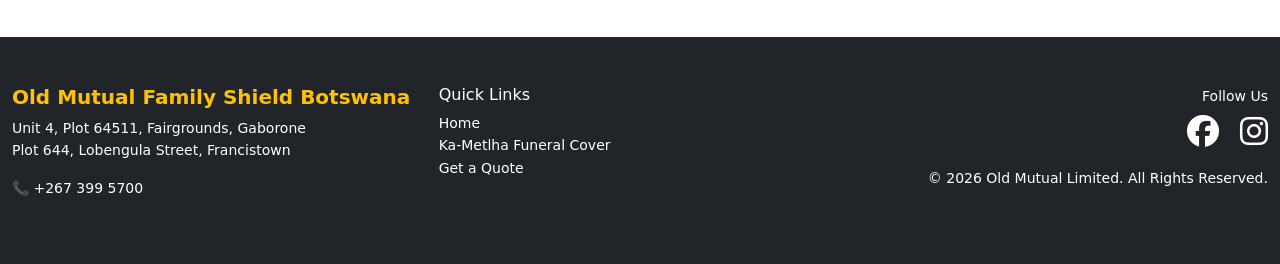
<file: ka-metlha.html>
<!DOCTYPE html>
<html lang="en">
<head>
    <meta charset="UTF-8">
    <meta name="viewport" content="width=device-width, initial-scale=1.0">
    <meta name="description" content="Ka-Metlha Funeral Cover - Affordable funeral protection for Batswana families">
    <title>Ka-Metlha Funeral Cover | Old Mutual Family Shield Botswana</title>
    
    <link href="https://cdn.jsdelivr.net/npm/bootstrap@5.3.3/dist/css/bootstrap.min.css" rel="stylesheet">
    <link rel="stylesheet" href="https://cdnjs.cloudflare.com/ajax/libs/font-awesome/6.6.0/css/all.min.css">
    <link rel="stylesheet" href="style.css">
</head>
<body>

    <!-- NAVBAR -->
    <nav class="navbar navbar-expand-lg navbar-dark bg-success sticky-top">
        <div class="container">
            <a class="navbar-brand fw-bold d-flex align-items-center" href="index.html">
                <i class="fas fa-shield-alt me-2"></i>
                OLD MUTUAL
                <span class="text-warning ms-1">FAMILY SHIELD</span>
            </a>

            <button class="navbar-toggler" type="button" data-bs-toggle="collapse" data-bs-target="#navbarNav" 
                    aria-controls="navbarNav" aria-expanded="false" aria-label="Toggle navigation">
                <span class="navbar-toggler-icon"></span>
            </button>

            <div class="collapse navbar-collapse" id="navbarNav">
                <ul class="navbar-nav ms-auto text-center">
                    <li class="nav-item"><a class="nav-link" href="index.html">Home</a></li>
                    <li class="nav-item"><a class="nav-link" href="about.html">About Us</a></li>
                    
                    <li class="nav-item dropdown">
                        <a class="nav-link dropdown-toggle active" href="#" id="productsDropdown" 
                           role="button" data-bs-toggle="dropdown" aria-expanded="false">
                            Our Products
                        </a>
                        <ul class="dropdown-menu" aria-labelledby="productsDropdown">
                            <li><a class="dropdown-item active" href="ka-metlha.html">Ka-Metlha Funeral Cover</a></li>
                            <li><a class="dropdown-item" href="life-insurance.html">Life Insurance &amp; DigiLife Loan Protection</a></li>
                            <li><a class="dropdown-item" href="allsure.html">Allsure Short-term Insurance</a></li>
                            <li><a class="dropdown-item" href="savings.html">Family Savings &amp; Investments</a></li>
                        </ul>
                    </li>
                    
                    <li class="nav-item"><a class="nav-link" href="why-choose-us.html">Why Choose Us</a></li>
                    <li class="nav-item"><a class="nav-link" href="financial-tips.html">Financial Tips</a></li>
                    <li class="nav-item"><a class="nav-link" href="our-team.html">Our Team</a></li>
                    <li class="nav-item"><a class="nav-link" href="contact.html">Contact Us</a></li>
                </ul>
                
                <a href="tel:+2673995700" class="btn btn-warning btn-sm ms-lg-3 fw-bold">
                    <i class="fas fa-phone"></i> +267 399 5700
                </a>
            </div>
        </div>
    </nav>

    <!-- PAGE TITLE -->
    <div class="bg-success text-white py-5 text-center">
        <div class="container">
            <h1 class="display-5 fw-bold">Ka-Metlha Funeral Cover</h1>
            <p class="lead mb-0">“Every day” protection for your loved ones</p>
        </div>
    </div>

    <section class="py-5 bg-white">
        <div class="container">
            <div class="row align-items-center">
                <div class="col-lg-6">
                    <h2 class="text-success mb-4">What is Ka-Metlha Funeral Cover?</h2>
                    <p class="lead">Ka-Metlha means “every day”. This is a simple and affordable funeral cover plan created especially for Batswana families. It helps you give your loved ones a dignified and respectful farewell without putting financial stress on the family.</p>
                    
                    <h4 class="mt-5 text-success">Key Benefits</h4>
                    <ul class="list-unstyled">
                        <li class="mb-3"><i class="fas fa-check-circle text-success me-3"></i>Covers the main member, spouse, and children</li>
                        <li class="mb-3"><i class="fas fa-check-circle text-success me-3"></i>Flexible cover from P10,000 up to P100,000 per person</li>
                        <li class="mb-3"><i class="fas fa-check-circle text-success me-3"></i>Monthly premiums starting from only P50</li>
                        <li class="mb-3"><i class="fas fa-check-circle text-success me-3"></i>Fast claims paid within 48 hours</li>
                        <li class="mb-3"><i class="fas fa-check-circle text-success me-3"></i>No medical examination required</li>
                        <li class="mb-3"><i class="fas fa-check-circle text-success me-3"></i>Can be used for funeral expenses, transport, and memorial service</li>
                    </ul>

                    <a href="contact.html" class="btn btn-warning btn-lg px-5">Get a Free Quote Now</a>
                </div>

                <div class="col-lg-6 text-center">
                    <img src="images/metlha.jpg" 
                         alt="Happy Botswana family protected by Ka-Metlha Funeral Cover" 
                         width="800" height="800" 
                         class="img-fluid rounded shadow">
                </div>
            </div>
        </div>
    </section>

    <!-- HOW IT WORKS -->
    <section class="py-5 bg-light">
        <div class="container">
            <h2 class="text-center text-success mb-5">How Ka-Metlha Funeral Cover Works</h2>
            <div class="row text-center g-4">
                <div class="col-md-4">
                    <div class="card h-100 shadow-sm">
                        <div class="card-body">
                            <h5 class="text-warning">Step 1</h5>
                            <p class="fw-bold">Choose your cover amount</p>
                            <p class="small text-muted">From P10,000 to P100,000 for each family member</p>
                        </div>
                    </div>
                </div>
                <div class="col-md-4">
                    <div class="card h-100 shadow-sm">
                        <div class="card-body">
                            <h5 class="text-warning">Step 2</h5>
                            <p class="fw-bold">Pay small monthly premium</p>
                            <p class="small text-muted">Starting at just P50 per month – very affordable</p>
                        </div>
                    </div>
                </div>
                <div class="col-md-4">
                    <div class="card h-100 shadow-sm">
                        <div class="card-body">
                            <h5 class="text-warning">Step 3</h5>
                            <p class="fw-bold">Claim when needed</p>
                            <p class="small text-muted">We pay the money quickly so your family can focus on what matters</p>
                        </div>
                    </div>
                </div>
            </div>
        </div>
    </section>

    <!-- WHY CHOOSE KA-METLHA -->
    <section class="py-5 bg-white">
        <div class="container">
            <h2 class="text-center text-success mb-4">Why Batswana Families Choose Ka-Metlha</h2>
            <div class="row g-4">
                <div class="col-md-6 col-lg-3">
                    <div class="text-center">
                        <i class="fas fa-heart fa-3x text-warning mb-3"></i>
                        <h6>Peace of Mind</h6>
                        <p class="small">Know your family will be taken care of</p>
                    </div>
                </div>
                <div class="col-md-6 col-lg-3">
                    <div class="text-center">
                        <i class="fas fa-users fa-3x text-warning mb-3"></i>
                        <h6>Family Focused</h6>
                        <p class="small">Designed with Batswana culture and values in mind</p>
                    </div>
                </div>
                <div class="col-md-6 col-lg-3">
                    <div class="text-center">
                        <i class="fas fa-hand-holding-usd fa-3x text-warning mb-3"></i>
                        <h6>Affordable</h6>
                        <p class="small">Low monthly payments that fit every family budget</p>
                    </div>
                </div>
                <div class="col-md-6 col-lg-3">
                    <div class="text-center">
                        <i class="fas fa-clock fa-3x text-warning mb-3"></i>
                        <h6>Fast Support</h6>
                        <p class="small">Claims settled in just 48 hours</p>
                    </div>
                </div>
            </div>
        </div>
    </section>

    <!-- FOOTER -->
    <footer class="bg-dark text-white py-5">
        <div class="container">
            <div class="row">
                <div class="col-md-4">
                    <h5 class="text-warning">Old Mutual Family Shield Botswana</h5>
                    <p class="small">Unit 4, Plot 64511, Fairgrounds, Gaborone<br>Plot 644, Lobengula Street, Francistown</p>
                    <p class="small">📞 +267 399 5700</p>
                </div>
                <div class="col-md-4">
                    <h6>Quick Links</h6>
                    <ul class="list-unstyled small">
                        <li><a href="index.html" class="text-white text-decoration-none">Home</a></li>
                        <li><a href="ka-metlha.html" class="text-white text-decoration-none">Ka-Metlha Funeral Cover</a></li>
                        <li><a href="contact.html" class="text-white text-decoration-none">Get a Quote</a></li>
                    </ul>
                </div>
                <div class="col-md-4 text-md-end">
                    <p class="small mb-2">Follow Us</p>
                    <a href="#" class="text-white me-3"><i class="fab fa-facebook fa-2x"></i></a>
                    <a href="#" class="text-white"><i class="fab fa-instagram fa-2x"></i></a>
                    <p class="small mt-3">&copy; 2026 Old Mutual Limited. All Rights Reserved.</p>
                </div>
            </div>
        </div>
    </footer>

    <script src="https://cdn.jsdelivr.net/npm/bootstrap@5.3.3/dist/js/bootstrap.bundle.min.js"></script>
    <script src="script.js"></script>
</body>
</html>
</file>
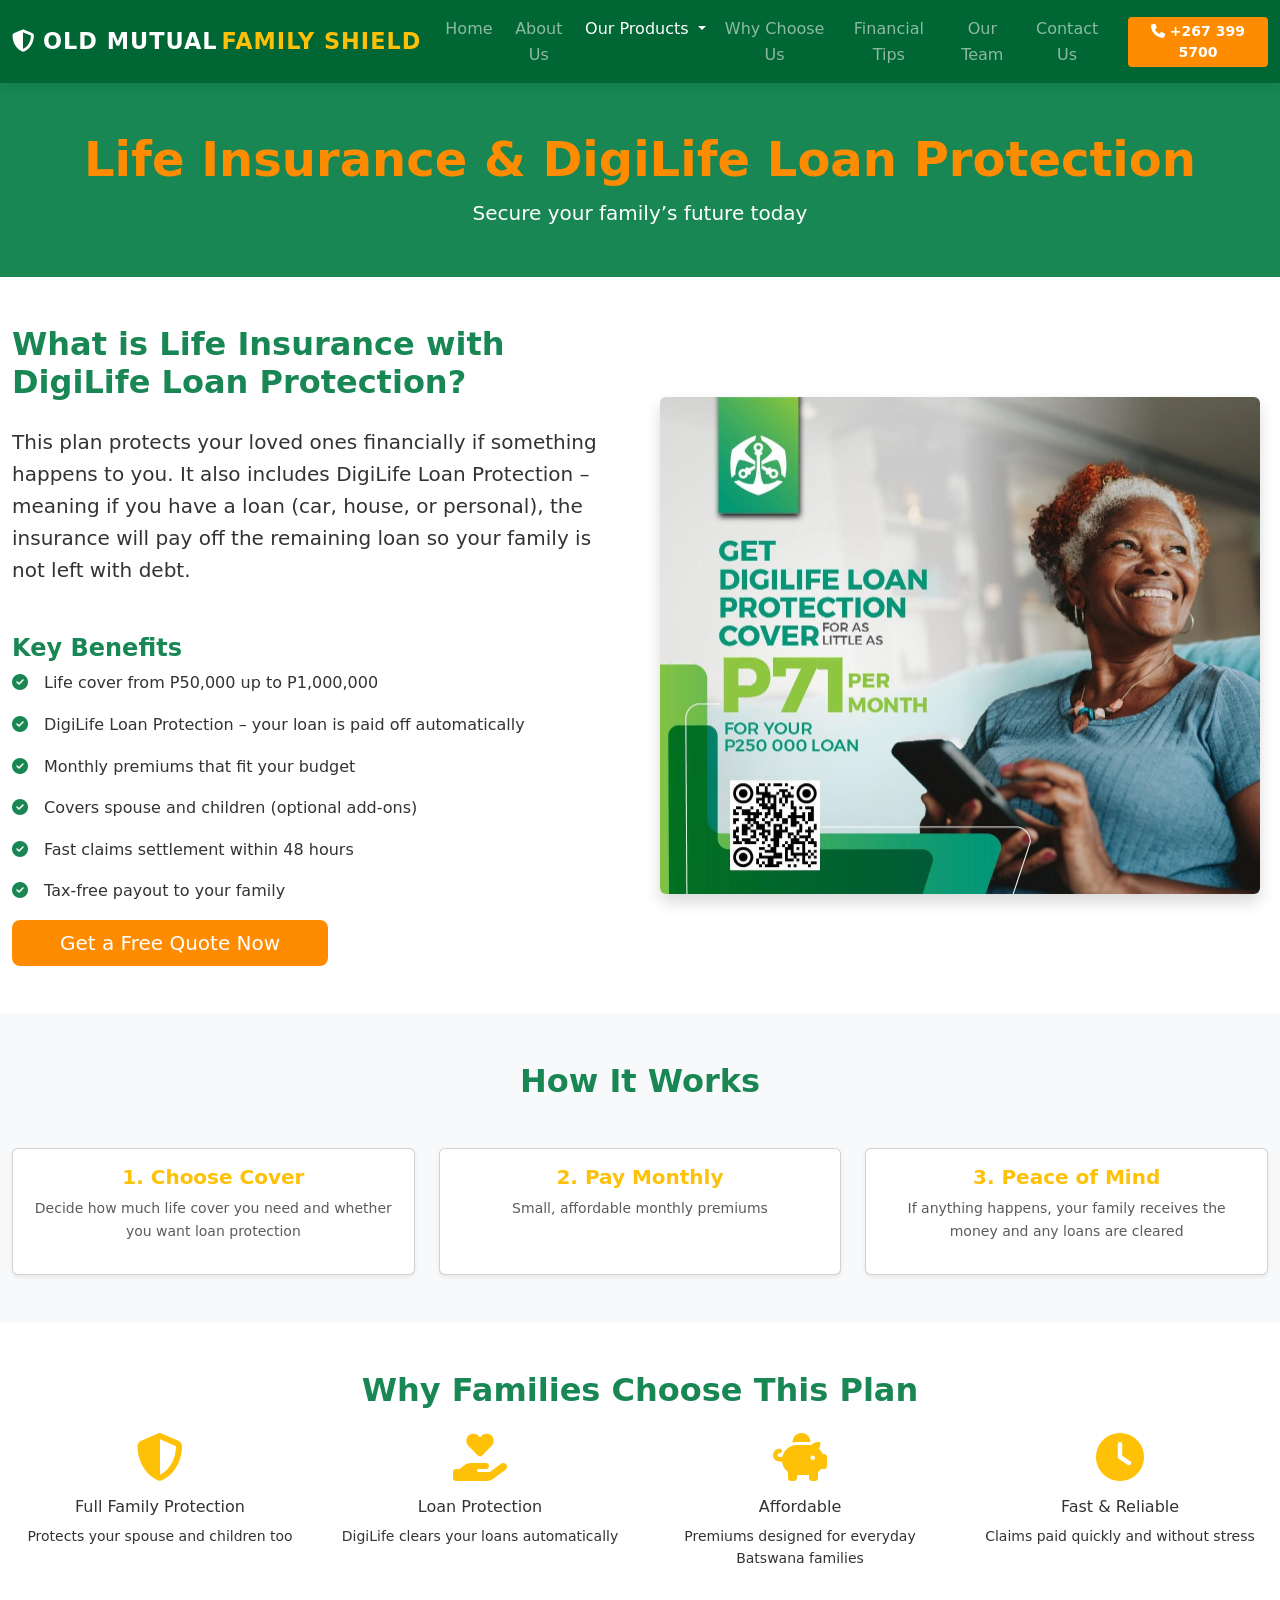
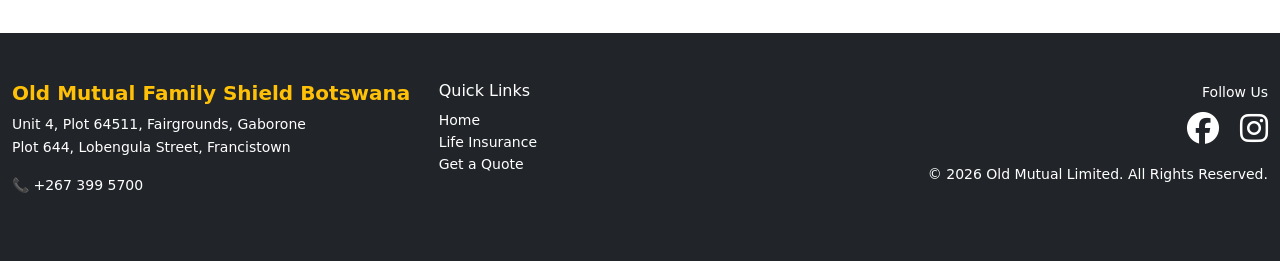
<file: life-insurance.html>
<!DOCTYPE html>
<html lang="en">
<head>
    <meta charset="UTF-8">
    <meta name="viewport" content="width=device-width, initial-scale=1.0">
    <meta name="description" content="Life Insurance & DigiLife Loan Protection - Old Mutual Family Shield Botswana">
    <title>Life Insurance & DigiLife Loan Protection | Old Mutual Family Shield Botswana</title>
    
    <link href="https://cdn.jsdelivr.net/npm/bootstrap@5.3.3/dist/css/bootstrap.min.css" rel="stylesheet">
    <link rel="stylesheet" href="https://cdnjs.cloudflare.com/ajax/libs/font-awesome/6.6.0/css/all.min.css">
    <link rel="stylesheet" href="style.css">
</head>
<body>

    <!-- NAVBAR -->
    <nav class="navbar navbar-expand-lg navbar-dark bg-success sticky-top">
        <div class="container">
            <a class="navbar-brand fw-bold d-flex align-items-center" href="index.html">
                <i class="fas fa-shield-alt me-2"></i>
                OLD MUTUAL
                <span class="text-warning ms-1">FAMILY SHIELD</span>
            </a>

            <button class="navbar-toggler" type="button" data-bs-toggle="collapse" data-bs-target="#navbarNav" 
                    aria-controls="navbarNav" aria-expanded="false" aria-label="Toggle navigation">
                <span class="navbar-toggler-icon"></span>
            </button>

            <div class="collapse navbar-collapse" id="navbarNav">
                <ul class="navbar-nav ms-auto text-center">
                    <li class="nav-item"><a class="nav-link" href="index.html">Home</a></li>
                    <li class="nav-item"><a class="nav-link" href="about.html">About Us</a></li>
                    
                    <li class="nav-item dropdown">
                        <a class="nav-link dropdown-toggle active" href="#" id="productsDropdown" 
                           role="button" data-bs-toggle="dropdown" aria-expanded="false">
                            Our Products
                        </a>
                        <ul class="dropdown-menu" aria-labelledby="productsDropdown">
                            <li><a class="dropdown-item" href="ka-metlha.html">Ka-Metlha Funeral Cover</a></li>
                            <li><a class="dropdown-item active" href="life-insurance.html">Life Insurance &amp; DigiLife Loan Protection</a></li>
                            <li><a class="dropdown-item" href="allsure.html">Allsure Short-term Insurance</a></li>
                            <li><a class="dropdown-item" href="savings.html">Family Savings &amp; Investments</a></li>
                        </ul>
                    </li>
                    
                    <li class="nav-item"><a class="nav-link" href="why-choose-us.html">Why Choose Us</a></li>
                    <li class="nav-item"><a class="nav-link" href="financial-tips.html">Financial Tips</a></li>
                    <li class="nav-item"><a class="nav-link" href="our-team.html">Our Team</a></li>
                    <li class="nav-item"><a class="nav-link" href="contact.html">Contact Us</a></li>
                </ul>
                
                <a href="tel:+2673995700" class="btn btn-warning btn-sm ms-lg-3 fw-bold">
                    <i class="fas fa-phone"></i> +267 399 5700
                </a>
            </div>
        </div>
    </nav>

    <!-- PAGE TITLE -->
    <div class="bg-success text-white py-5 text-center">
        <div class="container">
            <h1 class="display-5 fw-bold">Life Insurance &amp; DigiLife Loan Protection</h1>
            <p class="lead mb-0">Secure your family’s future today</p>
        </div>
    </div>

    <section class="py-5 bg-white">
        <div class="container">
            <div class="row align-items-center">
                <div class="col-lg-6">
                    <h2 class="text-success mb-4">What is Life Insurance with DigiLife Loan Protection?</h2>
                    <p class="lead">This plan protects your loved ones financially if something happens to you. It also includes DigiLife Loan Protection – meaning if you have a loan (car, house, or personal), the insurance will pay off the remaining loan so your family is not left with debt.</p>
                    
                    <h4 class="mt-5 text-success">Key Benefits</h4>
                    <ul class="list-unstyled">
                        <li class="mb-3"><i class="fas fa-check-circle text-success me-3"></i>Life cover from P50,000 up to P1,000,000</li>
                        <li class="mb-3"><i class="fas fa-check-circle text-success me-3"></i>DigiLife Loan Protection – your loan is paid off automatically</li>
                        <li class="mb-3"><i class="fas fa-check-circle text-success me-3"></i>Monthly premiums that fit your budget</li>
                        <li class="mb-3"><i class="fas fa-check-circle text-success me-3"></i>Covers spouse and children (optional add-ons)</li>
                        <li class="mb-3"><i class="fas fa-check-circle text-success me-3"></i>Fast claims settlement within 48 hours</li>
                        <li class="mb-3"><i class="fas fa-check-circle text-success me-3"></i>Tax-free payout to your family</li>
                    </ul>

                    <a href="contact.html" class="btn btn-warning btn-lg px-5">Get a Free Quote Now</a>
                </div>

                <div class="col-lg-6 text-center">
                    <img src="images/digilife.jpg" 
                         alt="Life Insurance protecting a Botswana family" 
                         width="600" height="500" 
                         class="img-fluid rounded shadow">
                </div>
            </div>
        </div>
    </section>

    <!-- HOW IT WORKS -->
    <section class="py-5 bg-light">
        <div class="container">
            <h2 class="text-center text-success mb-5">How It Works</h2>
            <div class="row text-center g-4">
                <div class="col-md-4">
                    <div class="card h-100 shadow-sm">
                        <div class="card-body">
                            <h5 class="text-warning">1. Choose Cover</h5>
                            <p class="small text-muted">Decide how much life cover you need and whether you want loan protection</p>
                        </div>
                    </div>
                </div>
                <div class="col-md-4">
                    <div class="card h-100 shadow-sm">
                        <div class="card-body">
                            <h5 class="text-warning">2. Pay Monthly</h5>
                            <p class="small text-muted">Small, affordable monthly premiums</p>
                        </div>
                    </div>
                </div>
                <div class="col-md-4">
                    <div class="card h-100 shadow-sm">
                        <div class="card-body">
                            <h5 class="text-warning">3. Peace of Mind</h5>
                            <p class="small text-muted">If anything happens, your family receives the money and any loans are cleared</p>
                        </div>
                    </div>
                </div>
            </div>
        </div>
    </section>

    <!-- WHY CHOOSE THIS PLAN -->
    <section class="py-5 bg-white">
        <div class="container">
            <h2 class="text-center text-success mb-4">Why Families Choose This Plan</h2>
            <div class="row g-4 text-center">
                <div class="col-md-6 col-lg-3">
                    <i class="fas fa-shield-alt fa-3x text-warning mb-3"></i>
                    <h6>Full Family Protection</h6>
                    <p class="small">Protects your spouse and children too</p>
                </div>
                <div class="col-md-6 col-lg-3">
                    <i class="fas fa-hand-holding-heart fa-3x text-warning mb-3"></i>
                    <h6>Loan Protection</h6>
                    <p class="small">DigiLife clears your loans automatically</p>
                </div>
                <div class="col-md-6 col-lg-3">
                    <i class="fas fa-piggy-bank fa-3x text-warning mb-3"></i>
                    <h6>Affordable</h6>
                    <p class="small">Premiums designed for everyday Batswana families</p>
                </div>
                <div class="col-md-6 col-lg-3">
                    <i class="fas fa-clock fa-3x text-warning mb-3"></i>
                    <h6>Fast &amp; Reliable</h6>
                    <p class="small">Claims paid quickly and without stress</p>
                </div>
            </div>
        </div>
    </section>

    <!-- FOOTER -->
    <footer class="bg-dark text-white py-5">
        <div class="container">
            <div class="row">
                <div class="col-md-4">
                    <h5 class="text-warning">Old Mutual Family Shield Botswana</h5>
                    <p class="small">Unit 4, Plot 64511, Fairgrounds, Gaborone<br>Plot 644, Lobengula Street, Francistown</p>
                    <p class="small">📞 +267 399 5700</p>
                </div>
                <div class="col-md-4">
                    <h6>Quick Links</h6>
                    <ul class="list-unstyled small">
                        <li><a href="index.html" class="text-white text-decoration-none">Home</a></li>
                        <li><a href="life-insurance.html" class="text-white text-decoration-none">Life Insurance</a></li>
                        <li><a href="contact.html" class="text-white text-decoration-none">Get a Quote</a></li>
                    </ul>
                </div>
                <div class="col-md-4 text-md-end">
                    <p class="small mb-2">Follow Us</p>
                    <a href="#" class="text-white me-3"><i class="fab fa-facebook fa-2x"></i></a>
                    <a href="#" class="text-white"><i class="fab fa-instagram fa-2x"></i></a>
                    <p class="small mt-3">&copy; 2026 Old Mutual Limited. All Rights Reserved.</p>
                </div>
            </div>
        </div>
    </footer>

    <script src="https://cdn.jsdelivr.net/npm/bootstrap@5.3.3/dist/js/bootstrap.bundle.min.js"></script>
    <script src="script.js"></script>
</body>
</html>
</file>
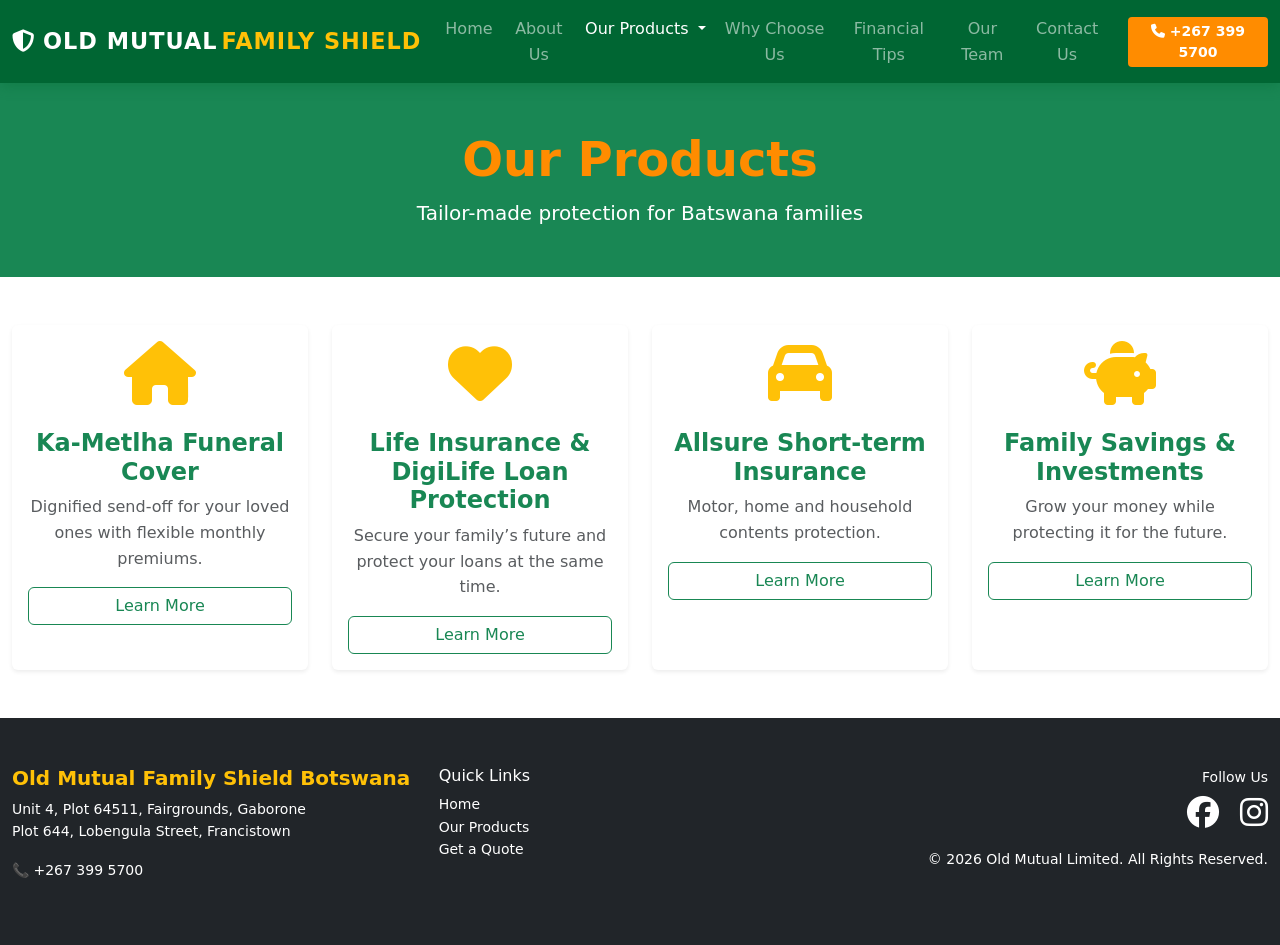
<file: products.html>
<!DOCTYPE html>
<html lang="en">
<head>
    <meta charset="UTF-8">
    <meta name="viewport" content="width=device-width, initial-scale=1.0">
    <meta name="description" content="Our Products - Old Mutual Family Shield Botswana">
    <title>Our Products | Old Mutual Family Shield Botswana</title>
    
    <link href="https://cdn.jsdelivr.net/npm/bootstrap@5.3.3/dist/css/bootstrap.min.css" rel="stylesheet">
    <link rel="stylesheet" href="https://cdnjs.cloudflare.com/ajax/libs/font-awesome/6.6.0/css/all.min.css">
    <link rel="stylesheet" href="style.css">
</head>
<body>

    <!-- NAVBAR WITH DROPDOWN (same on all pages) -->
    <nav class="navbar navbar-expand-lg navbar-dark bg-success sticky-top">
        <div class="container">
            <a class="navbar-brand fw-bold d-flex align-items-center" href="index.html">
                <i class="fas fa-shield-alt me-2"></i>
                OLD MUTUAL
                <span class="text-warning ms-1">FAMILY SHIELD</span>
            </a>

            <button class="navbar-toggler" type="button" data-bs-toggle="collapse" data-bs-target="#navbarNav" 
                    aria-controls="navbarNav" aria-expanded="false" aria-label="Toggle navigation">
                <span class="navbar-toggler-icon"></span>
            </button>

            <div class="collapse navbar-collapse" id="navbarNav">
                <ul class="navbar-nav ms-auto text-center">
                    <li class="nav-item"><a class="nav-link" href="index.html">Home</a></li>
                    <li class="nav-item"><a class="nav-link" href="about.html">About Us</a></li>
                    
                    <!-- DROPDOWN - Our Products -->
                    <li class="nav-item dropdown">
                        <a class="nav-link dropdown-toggle active" href="products.html" id="productsDropdown" 
                           role="button" data-bs-toggle="dropdown" aria-expanded="false">
                            Our Products
                        </a>
                        <ul class="dropdown-menu" aria-labelledby="productsDropdown">
                            <li><a class="dropdown-item" href="ka-metlha.html">Ka-Metlha Funeral Cover</a></li>
                            <li><a class="dropdown-item" href="life-insurance.html">Life Insurance &amp; DigiLife Loan Protection</a></li>
                            <li><a class="dropdown-item" href="allsure.html">Allsure Short-term Insurance</a></li>
                            <li><a class="dropdown-item" href="savings.html">Family Savings &amp; Investments</a></li>
                        </ul>
                    </li>
                    
                    <li class="nav-item"><a class="nav-link" href="why-choose-us.html">Why Choose Us</a></li>
                    <li class="nav-item"><a class="nav-link" href="financial-tips.html">Financial Tips</a></li>
                    <li class="nav-item"><a class="nav-link" href="our-team.html">Our Team</a></li>
                    <li class="nav-item"><a class="nav-link" href="contact.html">Contact Us</a></li>
                </ul>
                
                <a href="tel:+2673995700" class="btn btn-warning btn-sm ms-lg-3 fw-bold">
                    <i class="fas fa-phone"></i> +267 399 5700
                </a>
            </div>
        </div>
    </nav>

    <!-- SIMPLE PAGE TITLE (No hero - only on homepage) -->
    <div class="bg-success text-white py-5 text-center">
        <div class="container">
            <h1 class="display-5 fw-bold">Our Products</h1>
            <p class="lead mb-0">Tailor-made protection for Batswana families</p>
        </div>
    </div>

    <!-- PRODUCTS OVERVIEW -->
    <section class="py-5 bg-white">
        <div class="container">
            <div class="row g-4">

                <!-- Ka-Metlha Funeral Cover -->
                <div class="col-lg-6 col-xl-3">
                    <div class="card h-100 shadow-sm border-0 text-center">
                        <div class="card-body">
                            <i class="fas fa-home fa-4x text-warning mb-4"></i>
                            <h4 class="text-success">Ka-Metlha Funeral Cover</h4>
                            <p class="text-muted">Dignified send-off for your loved ones with flexible monthly premiums.</p>
                            <a href="ka-metlha.html" class="btn btn-outline-success w-100">Learn More</a>
                        </div>
                    </div>
                </div>

                <!-- Life Insurance -->
                <div class="col-lg-6 col-xl-3">
                    <div class="card h-100 shadow-sm border-0 text-center">
                        <div class="card-body">
                            <i class="fas fa-heart fa-4x text-warning mb-4"></i>
                            <h4 class="text-success">Life Insurance &amp; DigiLife Loan Protection</h4>
                            <p class="text-muted">Secure your family’s future and protect your loans at the same time.</p>
                            <a href="life-insurance.html" class="btn btn-outline-success w-100">Learn More</a>
                        </div>
                    </div>
                </div>

                <!-- Allsure Short-term Insurance -->
                <div class="col-lg-6 col-xl-3">
                    <div class="card h-100 shadow-sm border-0 text-center">
                        <div class="card-body">
                            <i class="fas fa-car fa-4x text-warning mb-4"></i>
                            <h4 class="text-success">Allsure Short-term Insurance</h4>
                            <p class="text-muted">Motor, home and household contents protection.</p>
                            <a href="allsure.html" class="btn btn-outline-success w-100">Learn More</a>
                        </div>
                    </div>
                </div>

                <!-- Family Savings & Investments -->
                <div class="col-lg-6 col-xl-3">
                    <div class="card h-100 shadow-sm border-0 text-center">
                        <div class="card-body">
                            <i class="fas fa-piggy-bank fa-4x text-warning mb-4"></i>
                            <h4 class="text-success">Family Savings &amp; Investments</h4>
                            <p class="text-muted">Grow your money while protecting it for the future.</p>
                            <a href="savings.html" class="btn btn-outline-success w-100">Learn More</a>
                        </div>
                    </div>
                </div>

            </div>
        </div>
    </section>

    <!-- FOOTER -->
    <footer class="bg-dark text-white py-5">
        <div class="container">
            <div class="row">
                <div class="col-md-4">
                    <h5 class="text-warning">Old Mutual Family Shield Botswana</h5>
                    <p class="small">Unit 4, Plot 64511, Fairgrounds, Gaborone<br>
                    Plot 644, Lobengula Street, Francistown</p>
                    <p class="small">📞 +267 399 5700</p>
                </div>
                <div class="col-md-4">
                    <h6>Quick Links</h6>
                    <ul class="list-unstyled small">
                        <li><a href="index.html" class="text-white text-decoration-none">Home</a></li>
                        <li><a href="products.html" class="text-white text-decoration-none">Our Products</a></li>
                        <li><a href="contact.html" class="text-white text-decoration-none">Get a Quote</a></li>
                    </ul>
                </div>
                <div class="col-md-4 text-md-end">
                    <p class="small mb-2">Follow Us</p>
                    <a href="#" class="text-white me-3"><i class="fab fa-facebook fa-2x"></i></a>
                    <a href="#" class="text-white"><i class="fab fa-instagram fa-2x"></i></a>
                    <p class="small mt-3">&copy; 2026 Old Mutual Limited. All Rights Reserved.</p>
                </div>
            </div>
        </div>
    </footer>

    <script src="https://cdn.jsdelivr.net/npm/bootstrap@5.3.3/dist/js/bootstrap.bundle.min.js"></script>
    <script src="script.js"></script>
</body>
</html>
</file>
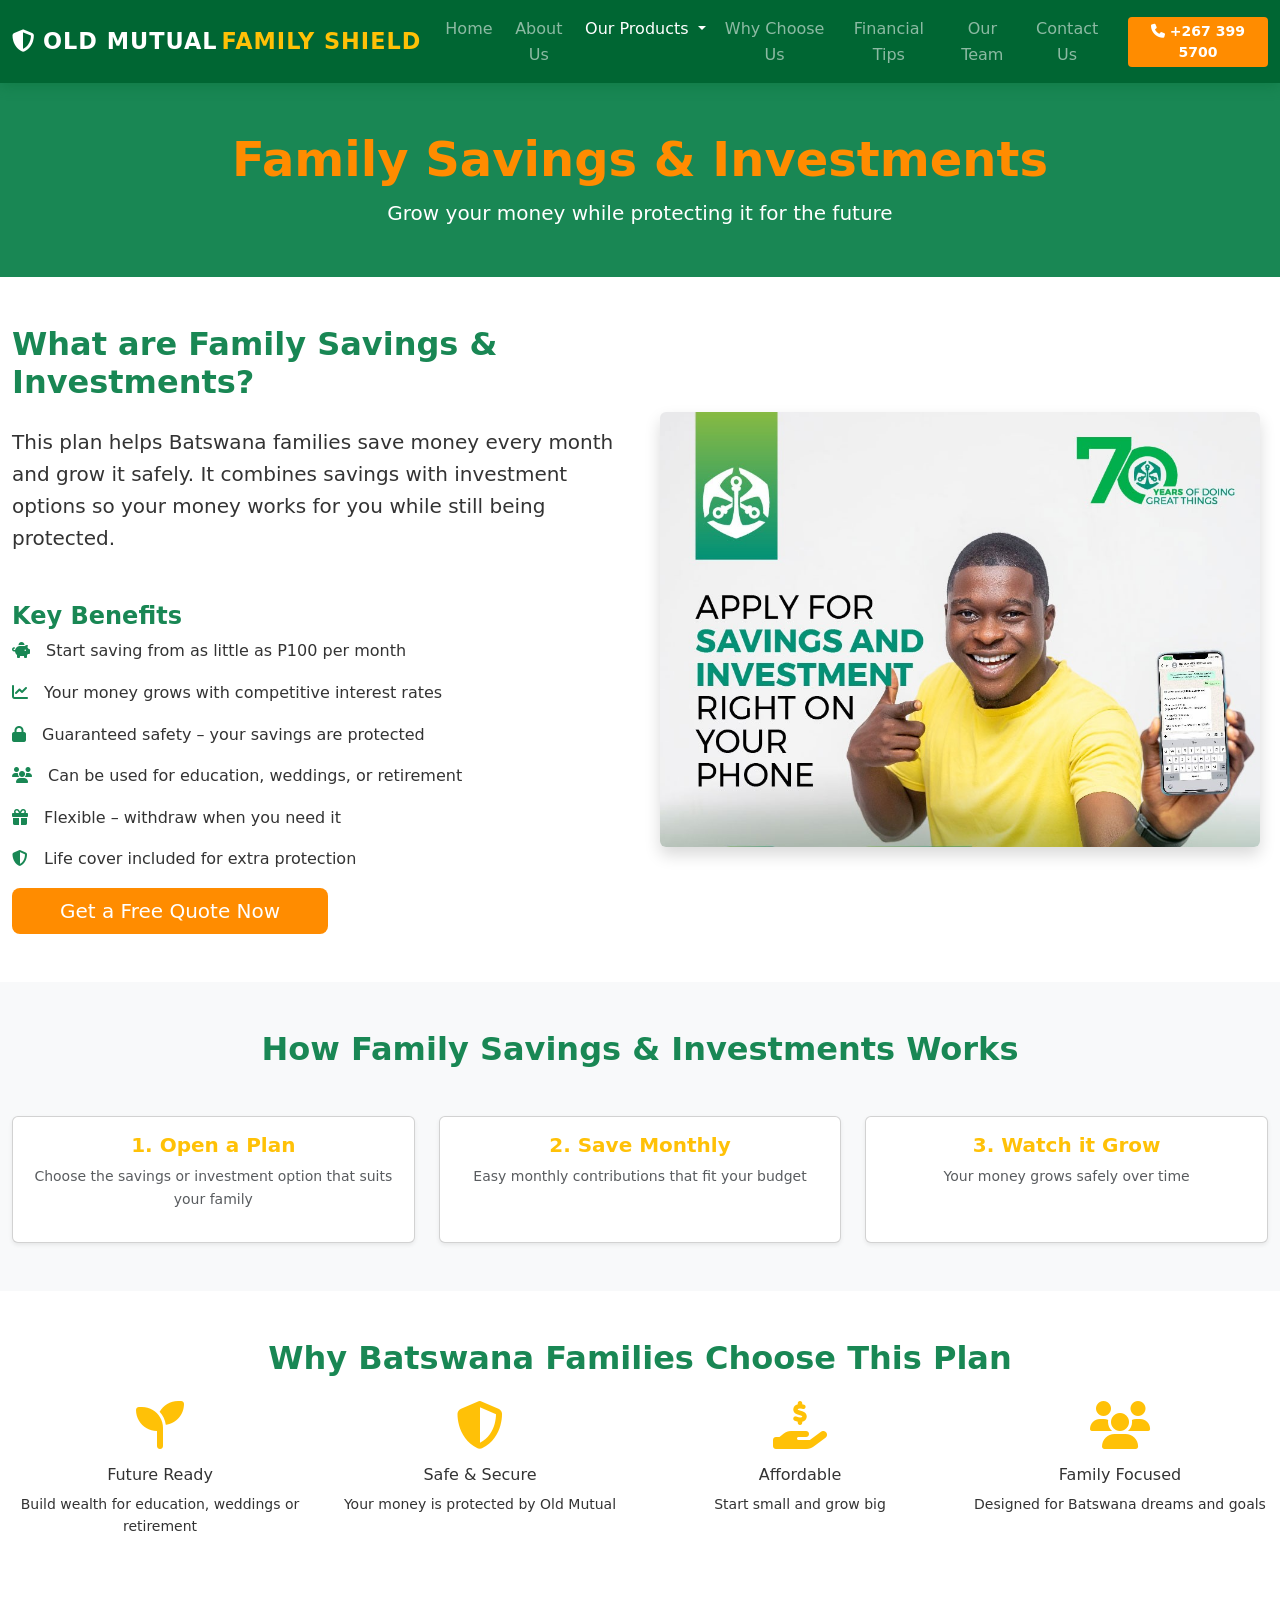
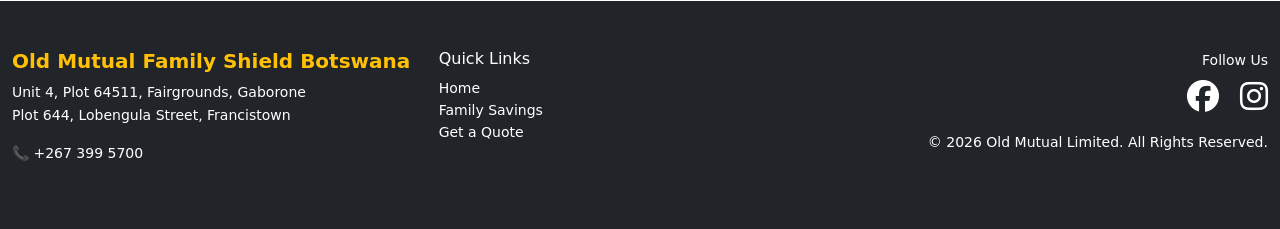
<file: savings.html>
<!DOCTYPE html>
<html lang="en">
<head>
    <meta charset="UTF-8">
    <meta name="viewport" content="width=device-width, initial-scale=1.0">
    <meta name="description" content="Family Savings & Investments - Grow your money safely">
    <title>Family Savings &amp; Investments | Old Mutual Family Shield Botswana</title>
    
    <link href="https://cdn.jsdelivr.net/npm/bootstrap@5.3.3/dist/css/bootstrap.min.css" rel="stylesheet">
    <link rel="stylesheet" href="https://cdnjs.cloudflare.com/ajax/libs/font-awesome/6.6.0/css/all.min.css">
    <link rel="stylesheet" href="style.css">
</head>
<body>

    <!-- NAVBAR -->
    <nav class="navbar navbar-expand-lg navbar-dark bg-success sticky-top">
        <div class="container">
            <a class="navbar-brand fw-bold d-flex align-items-center" href="index.html">
                <i class="fas fa-shield-alt me-2"></i>
                OLD MUTUAL
                <span class="text-warning ms-1">FAMILY SHIELD</span>
            </a>

            <button class="navbar-toggler" type="button" data-bs-toggle="collapse" data-bs-target="#navbarNav" 
                    aria-controls="navbarNav" aria-expanded="false" aria-label="Toggle navigation">
                <span class="navbar-toggler-icon"></span>
            </button>

            <div class="collapse navbar-collapse" id="navbarNav">
                <ul class="navbar-nav ms-auto text-center">
                    <li class="nav-item"><a class="nav-link" href="index.html">Home</a></li>
                    <li class="nav-item"><a class="nav-link" href="about.html">About Us</a></li>
                    
                    <li class="nav-item dropdown">
                        <a class="nav-link dropdown-toggle active" href="#" id="productsDropdown" 
                           role="button" data-bs-toggle="dropdown" aria-expanded="false">
                            Our Products
                        </a>
                        <ul class="dropdown-menu" aria-labelledby="productsDropdown">
                            <li><a class="dropdown-item" href="ka-metlha.html">Ka-Metlha Funeral Cover</a></li>
                            <li><a class="dropdown-item" href="life-insurance.html">Life Insurance &amp; DigiLife Loan Protection</a></li>
                            <li><a class="dropdown-item" href="allsure.html">Allsure Short-term Insurance</a></li>
                            <li><a class="dropdown-item active" href="savings.html">Family Savings &amp; Investments</a></li>
                        </ul>
                    </li>
                    
                    <li class="nav-item"><a class="nav-link" href="why-choose-us.html">Why Choose Us</a></li>
                    <li class="nav-item"><a class="nav-link" href="financial-tips.html">Financial Tips</a></li>
                    <li class="nav-item"><a class="nav-link" href="our-team.html">Our Team</a></li>
                    <li class="nav-item"><a class="nav-link" href="contact.html">Contact Us</a></li>
                </ul>
                
                <a href="tel:+2673995700" class="btn btn-warning btn-sm ms-lg-3 fw-bold">
                    <i class="fas fa-phone"></i> +267 399 5700
                </a>
            </div>
        </div>
    </nav>

    <!-- PAGE TITLE -->
    <div class="bg-success text-white py-5 text-center">
        <div class="container">
            <h1 class="display-5 fw-bold">Family Savings &amp; Investments</h1>
            <p class="lead mb-0">Grow your money while protecting it for the future</p>
        </div>
    </div>

    <section class="py-5 bg-white">
        <div class="container">
            <div class="row align-items-center">
                <div class="col-lg-6">
                    <h2 class="text-success mb-4">What are Family Savings &amp; Investments?</h2>
                    <p class="lead">This plan helps Batswana families save money every month and grow it safely. It combines savings with investment options so your money works for you while still being protected.</p>
                    
                    <h4 class="mt-5 text-success">Key Benefits</h4>
                    <ul class="list-unstyled">
                        <li class="mb-3"><i class="fas fa-piggy-bank text-success me-3"></i>Start saving from as little as P100 per month</li>
                        <li class="mb-3"><i class="fas fa-chart-line text-success me-3"></i>Your money grows with competitive interest rates</li>
                        <li class="mb-3"><i class="fas fa-lock text-success me-3"></i>Guaranteed safety – your savings are protected</li>
                        <li class="mb-3"><i class="fas fa-users text-success me-3"></i>Can be used for education, weddings, or retirement</li>
                        <li class="mb-3"><i class="fas fa-gift text-success me-3"></i>Flexible – withdraw when you need it</li>
                        <li class="mb-3"><i class="fas fa-shield-alt text-success me-3"></i>Life cover included for extra protection</li>
                    </ul>

                    <a href="contact.html" class="btn btn-warning btn-lg px-5">Get a Free Quote Now</a>
                </div>

                <div class="col-lg-6 text-center">
                    <img src="images/savings.jpg" 
                         alt="Family Savings and Investments plan for Botswana families" 
                         width="600" height="500" 
                         class="img-fluid rounded shadow">
                </div>
            </div>
        </div>
    </section>

    <!-- HOW IT WORKS -->
    <section class="py-5 bg-light">
        <div class="container">
            <h2 class="text-center text-success mb-5">How Family Savings &amp; Investments Works</h2>
            <div class="row text-center g-4">
                <div class="col-md-4">
                    <div class="card h-100 shadow-sm">
                        <div class="card-body">
                            <h5 class="text-warning">1. Open a Plan</h5>
                            <p class="small text-muted">Choose the savings or investment option that suits your family</p>
                        </div>
                    </div>
                </div>
                <div class="col-md-4">
                    <div class="card h-100 shadow-sm">
                        <div class="card-body">
                            <h5 class="text-warning">2. Save Monthly</h5>
                            <p class="small text-muted">Easy monthly contributions that fit your budget</p>
                        </div>
                    </div>
                </div>
                <div class="col-md-4">
                    <div class="card h-100 shadow-sm">
                        <div class="card-body">
                            <h5 class="text-warning">3. Watch it Grow</h5>
                            <p class="small text-muted">Your money grows safely over time</p>
                        </div>
                    </div>
                </div>
            </div>
        </div>
    </section>

    <!-- WHY CHOOSE THIS PLAN -->
    <section class="py-5 bg-white">
        <div class="container">
            <h2 class="text-center text-success mb-4">Why Batswana Families Choose This Plan</h2>
            <div class="row g-4 text-center">
                <div class="col-md-6 col-lg-3">
                    <i class="fas fa-seedling fa-3x text-warning mb-3"></i>
                    <h6>Future Ready</h6>
                    <p class="small">Build wealth for education, weddings or retirement</p>
                </div>
                <div class="col-md-6 col-lg-3">
                    <i class="fas fa-shield-alt fa-3x text-warning mb-3"></i>
                    <h6>Safe &amp; Secure</h6>
                    <p class="small">Your money is protected by Old Mutual</p>
                </div>
                <div class="col-md-6 col-lg-3">
                    <i class="fas fa-hand-holding-dollar fa-3x text-warning mb-3"></i>
                    <h6>Affordable</h6>
                    <p class="small">Start small and grow big</p>
                </div>
                <div class="col-md-6 col-lg-3">
                    <i class="fas fa-users fa-3x text-warning mb-3"></i>
                    <h6>Family Focused</h6>
                    <p class="small">Designed for Batswana dreams and goals</p>
                </div>
            </div>
        </div>
    </section>

    <!-- FOOTER -->
    <footer class="bg-dark text-white py-5">
        <div class="container">
            <div class="row">
                <div class="col-md-4">
                    <h5 class="text-warning">Old Mutual Family Shield Botswana</h5>
                    <p class="small">Unit 4, Plot 64511, Fairgrounds, Gaborone<br>Plot 644, Lobengula Street, Francistown</p>
                    <p class="small">📞 +267 399 5700</p>
                </div>
                <div class="col-md-4">
                    <h6>Quick Links</h6>
                    <ul class="list-unstyled small">
                        <li><a href="index.html" class="text-white text-decoration-none">Home</a></li>
                        <li><a href="savings.html" class="text-white text-decoration-none">Family Savings</a></li>
                        <li><a href="contact.html" class="text-white text-decoration-none">Get a Quote</a></li>
                    </ul>
                </div>
                <div class="col-md-4 text-md-end">
                    <p class="small mb-2">Follow Us</p>
                    <a href="#" class="text-white me-3"><i class="fab fa-facebook fa-2x"></i></a>
                    <a href="#" class="text-white"><i class="fab fa-instagram fa-2x"></i></a>
                    <p class="small mt-3">&copy; 2026 Old Mutual Limited. All Rights Reserved.</p>
                </div>
            </div>
        </div>
    </footer>

    <script src="https://cdn.jsdelivr.net/npm/bootstrap@5.3.3/dist/js/bootstrap.bundle.min.js"></script>
    <script src="script.js"></script>
</body>
</html>
</file>
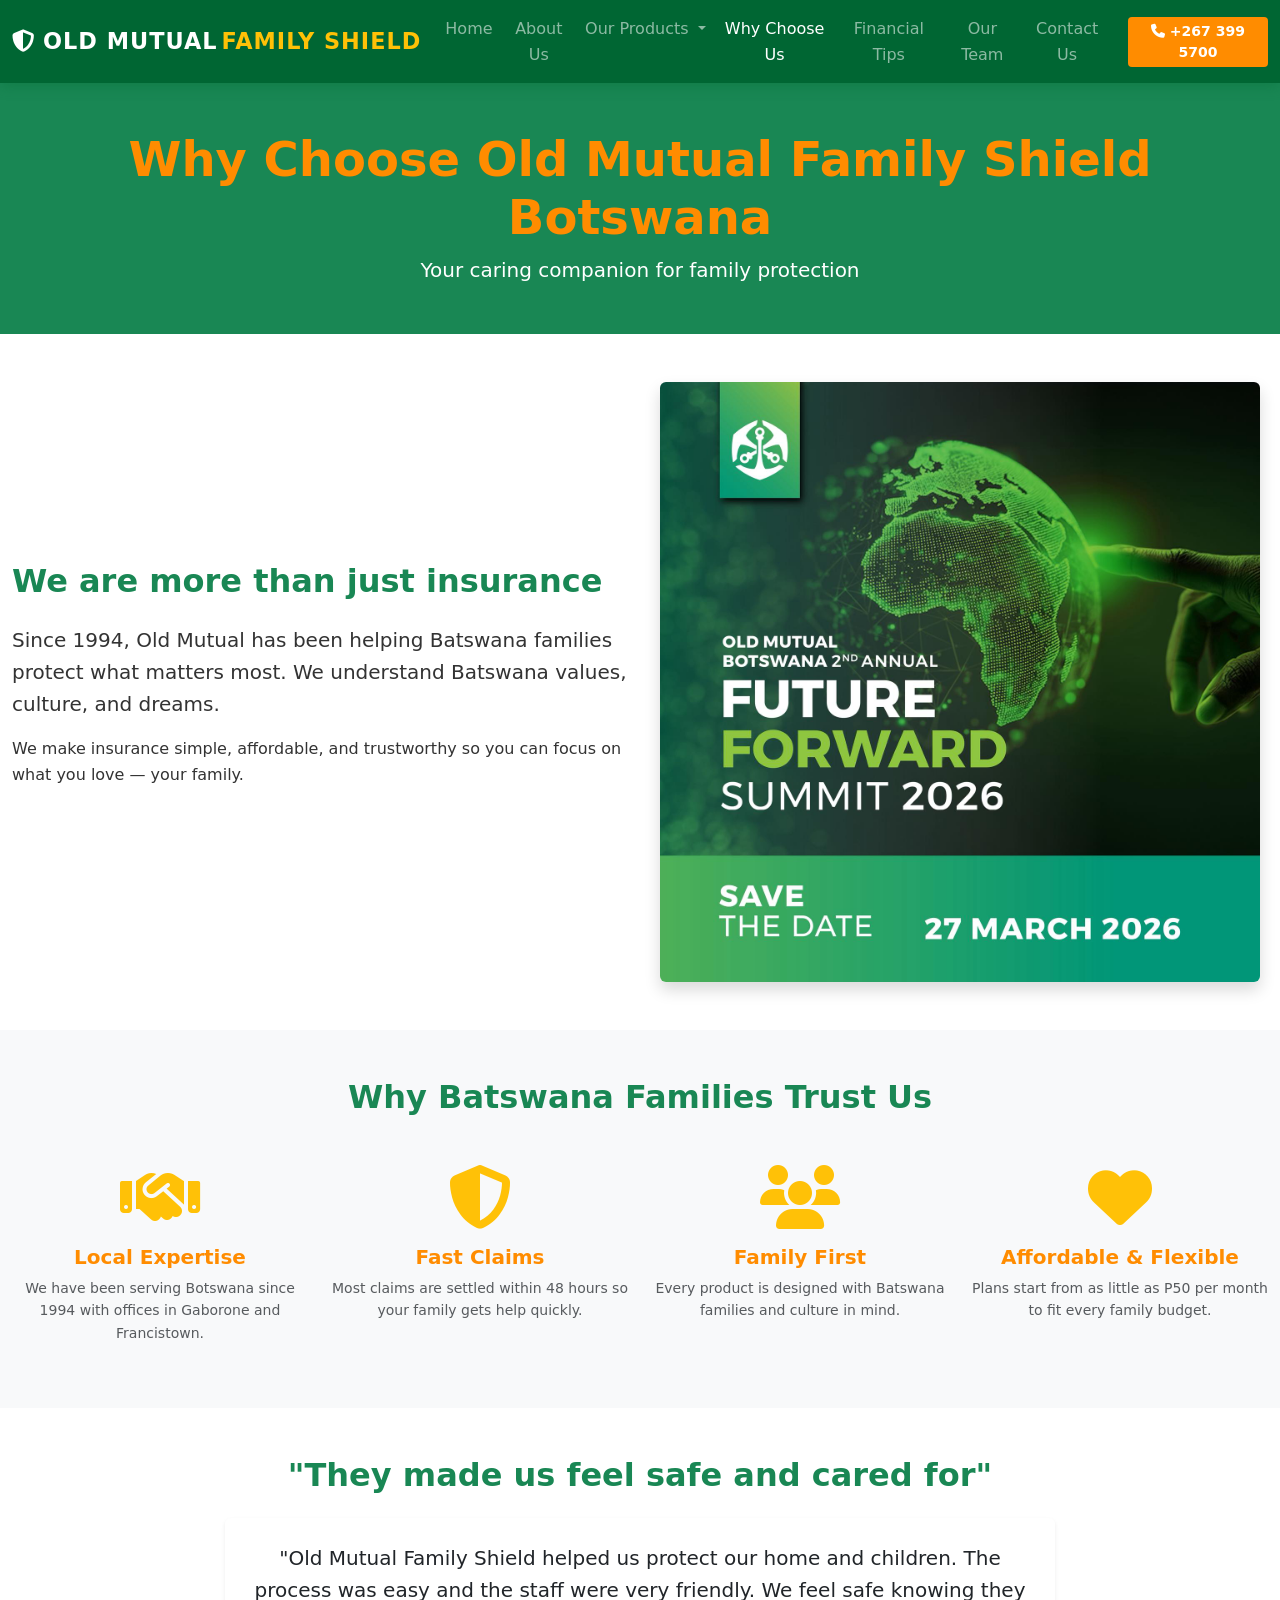
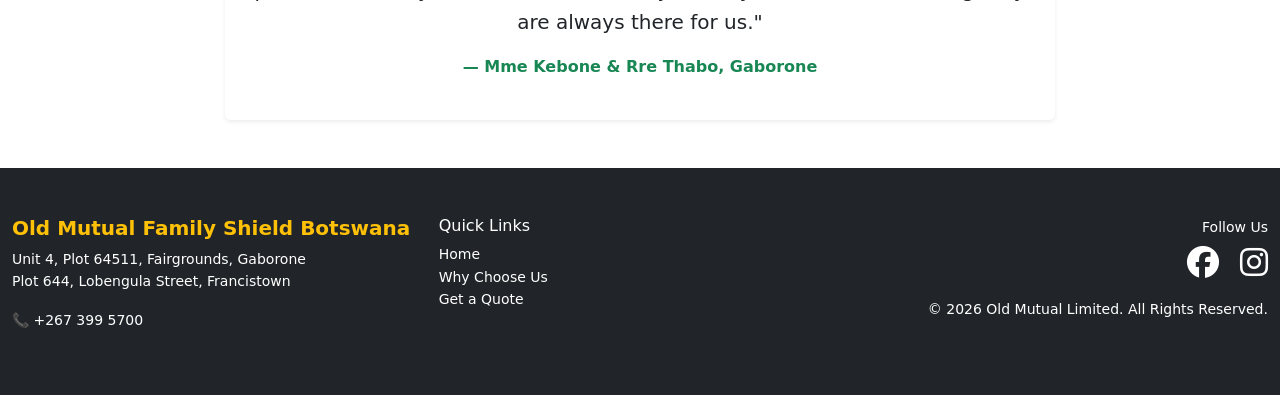
<file: why-choose-us.html>
<!DOCTYPE html>
<html lang="en">
<head>
    <meta charset="UTF-8">
    <meta name="viewport" content="width=device-width, initial-scale=1.0">
    <meta name="description" content="Why Choose Old Mutual Family Shield Botswana">
    <title>Why Choose Us | Old Mutual Family Shield Botswana</title>
    
    <link href="https://cdn.jsdelivr.net/npm/bootstrap@5.3.3/dist/css/bootstrap.min.css" rel="stylesheet">
    <link rel="stylesheet" href="https://cdnjs.cloudflare.com/ajax/libs/font-awesome/6.6.0/css/all.min.css">
    <link rel="stylesheet" href="style.css">
</head>
<body>

    <!-- NAVBAR -->
    <nav class="navbar navbar-expand-lg navbar-dark bg-success sticky-top">
        <div class="container">
            <a class="navbar-brand fw-bold d-flex align-items-center" href="index.html">
                <i class="fas fa-shield-alt me-2"></i>
                OLD MUTUAL
                <span class="text-warning ms-1">FAMILY SHIELD</span>
            </a>

            <button class="navbar-toggler" type="button" data-bs-toggle="collapse" data-bs-target="#navbarNav" 
                    aria-controls="navbarNav" aria-expanded="false" aria-label="Toggle navigation">
                <span class="navbar-toggler-icon"></span>
            </button>

            <div class="collapse navbar-collapse" id="navbarNav">
                <ul class="navbar-nav ms-auto text-center">
                    <li class="nav-item"><a class="nav-link" href="index.html">Home</a></li>
                    <li class="nav-item"><a class="nav-link" href="about.html">About Us</a></li>
                    
                    <li class="nav-item dropdown">
                        <a class="nav-link dropdown-toggle" href="#" id="productsDropdown" 
                           role="button" data-bs-toggle="dropdown" aria-expanded="false">
                            Our Products
                        </a>
                        <ul class="dropdown-menu" aria-labelledby="productsDropdown">
                            <li><a class="dropdown-item" href="ka-metlha.html">Ka-Metlha Funeral Cover</a></li>
                            <li><a class="dropdown-item" href="life-insurance.html">Life Insurance &amp; DigiLife Loan Protection</a></li>
                            <li><a class="dropdown-item" href="allsure.html">Allsure Short-term Insurance</a></li>
                            <li><a class="dropdown-item" href="savings.html">Family Savings &amp; Investments</a></li>
                        </ul>
                    </li>
                    
                    <li class="nav-item"><a class="nav-link active" href="why-choose-us.html">Why Choose Us</a></li>
                    <li class="nav-item"><a class="nav-link" href="financial-tips.html">Financial Tips</a></li>
                    <li class="nav-item"><a class="nav-link" href="our-team.html">Our Team</a></li>
                    <li class="nav-item"><a class="nav-link" href="contact.html">Contact Us</a></li>
                </ul>
                
                <a href="tel:+2673995700" class="btn btn-warning btn-sm ms-lg-3 fw-bold">
                    <i class="fas fa-phone"></i> +267 399 5700
                </a>
            </div>
        </div>
    </nav>

    <!-- PAGE TITLE -->
    <div class="bg-success text-white py-5 text-center">
        <div class="container">
            <h1 class="display-5 fw-bold">Why Choose Old Mutual Family Shield Botswana</h1>
            <p class="lead mb-0">Your caring companion for family protection</p>
        </div>
    </div>

    <section class="py-5 bg-white">
        <div class="container">
            <div class="row align-items-center">
                <div class="col-lg-6">
                    <h2 class="text-success mb-4">We are more than just insurance</h2>
                    <p class="lead">Since 1994, Old Mutual has been helping Batswana families protect what matters most. We understand Batswana values, culture, and dreams.</p>
                    <p>We make insurance simple, affordable, and trustworthy so you can focus on what you love — your family.</p>
                </div>
                <div class="col-lg-6 text-center">
                    <img src="images/choose.jpg" 
                         alt="Why choose Old Mutual Family Shield Botswana" 
                         width="600" height="500" 
                         class="img-fluid rounded shadow">
                </div>
            </div>
        </div>
    </section>

    <!-- KEY REASONS -->
    <section class="py-5 bg-light">
        <div class="container">
            <h2 class="text-center text-success mb-5">Why Batswana Families Trust Us</h2>
            <div class="row g-4 text-center">
                <div class="col-md-6 col-lg-3">
                    <i class="fas fa-handshake fa-4x text-warning mb-3"></i>
                    <h5>Local Expertise</h5>
                    <p class="small text-muted">We have been serving Botswana since 1994 with offices in Gaborone and Francistown.</p>
                </div>
                <div class="col-md-6 col-lg-3">
                    <i class="fas fa-shield-alt fa-4x text-warning mb-3"></i>
                    <h5>Fast Claims</h5>
                    <p class="small text-muted">Most claims are settled within 48 hours so your family gets help quickly.</p>
                </div>
                <div class="col-md-6 col-lg-3">
                    <i class="fas fa-users fa-4x text-warning mb-3"></i>
                    <h5>Family First</h5>
                    <p class="small text-muted">Every product is designed with Batswana families and culture in mind.</p>
                </div>
                <div class="col-md-6 col-lg-3">
                    <i class="fas fa-heart fa-4x text-warning mb-3"></i>
                    <h5>Affordable &amp; Flexible</h5>
                    <p class="small text-muted">Plans start from as little as P50 per month to fit every family budget.</p>
                </div>
            </div>
        </div>
    </section>

    <!-- TESTIMONIAL STYLE SECTION -->
    <section class="py-5 bg-white">
        <div class="container">
            <h2 class="text-center text-success mb-4">"They made us feel safe and cared for"</h2>
            <div class="row justify-content-center">
                <div class="col-lg-8">
                    <div class="card border-0 shadow-sm p-4 text-center">
                        <p class="lead">"Old Mutual Family Shield helped us protect our home and children. The process was easy and the staff were very friendly. We feel safe knowing they are always there for us."</p>
                        <p class="fw-bold text-success">— Mme Kebone &amp; Rre Thabo, Gaborone</p>
                    </div>
                </div>
            </div>
        </div>
    </section>

    <!-- FOOTER -->
    <footer class="bg-dark text-white py-5">
        <div class="container">
            <div class="row">
                <div class="col-md-4">
                    <h5 class="text-warning">Old Mutual Family Shield Botswana</h5>
                    <p class="small">Unit 4, Plot 64511, Fairgrounds, Gaborone<br>Plot 644, Lobengula Street, Francistown</p>
                    <p class="small">📞 +267 399 5700</p>
                </div>
                <div class="col-md-4">
                    <h6>Quick Links</h6>
                    <ul class="list-unstyled small">
                        <li><a href="index.html" class="text-white text-decoration-none">Home</a></li>
                        <li><a href="why-choose-us.html" class="text-white text-decoration-none">Why Choose Us</a></li>
                        <li><a href="contact.html" class="text-white text-decoration-none">Get a Quote</a></li>
                    </ul>
                </div>
                <div class="col-md-4 text-md-end">
                    <p class="small mb-2">Follow Us</p>
                    <a href="#" class="text-white me-3"><i class="fab fa-facebook fa-2x"></i></a>
                    <a href="#" class="text-white"><i class="fab fa-instagram fa-2x"></i></a>
                    <p class="small mt-3">&copy; 2026 Old Mutual Limited. All Rights Reserved.</p>
                </div>
            </div>
        </div>
    </footer>

    <script src="https://cdn.jsdelivr.net/npm/bootstrap@5.3.3/dist/js/bootstrap.bundle.min.js"></script>
    <script src="script.js"></script>
</body>
</html>
</file>
<file: style.css>
/* ============================================= */
/* OLD MUTUAL FAMILY SHIELD BOTSWANA - style.css */
/* Own external CSS + Bootstrap overrides        */
/* ============================================= */

:root {
    --om-green: #006633;
    --om-orange: #FF8C00;
    --om-dark: #1a1a1a;
}

/* General Reset & Typography */
* {
    margin: 0;
    padding: 0;
    box-sizing: border-box;
}

body {
    font-family: 'Roboto', system-ui, -apple-system, sans-serif;
    line-height: 1.6;
    color: #333;
}

h1, h2, h3, h4, h5 {
    font-weight: 700;
    color: #FF8C00;
}

/* Navbar */
.navbar {
    background-color: var(--om-green) !important;
    box-shadow: 0 4px 12px rgba(0, 102, 51, 0.3);
}

.navbar-brand {
    font-size: 1.4rem;
    letter-spacing: 1px;
}

.nav-link {
    font-weight: 500;
    transition: all 0.3s ease;
}

.nav-link:hover {
    color: var(--om-orange) !important;
    transform: translateY(-2px);
}

/* Hero Section */
.hero-section {
    background: linear-gradient(rgba(0, 102, 51, 0.85), rgba(0, 102, 51, 0.85)),
                url('https://www.shutterstock.com/image-photo/smile-generations-portrait-black-family-600nw-2510173719.jpg') center/cover no-repeat;
    min-height: 100vh;
    display: flex;
    align-items: center;
}

.hero-section h1 {
    text-shadow: 0 4px 12px rgba(0, 0, 0, 0.4);
    font-size: 3.2rem;
}

/* Buttons */
.btn-warning {
    background-color: var(--om-orange);
    border: none;
    color: white;
    transition: all 0.3s ease;
}

.btn-warning:hover {
    background-color: #e67e00;
    transform: scale(1.05);
    color: white;
}

.btn-success {
    background-color: var(--om-green);
    border: none;
}

/* Cards */
.card {
    transition: all 0.3s ease;
}

.card:hover {
    transform: translateY(-8px);
    box-shadow: 0 12px 24px rgba(0, 102, 51, 0.2) !important;
}

/* Footer */
footer {
    background-color: var(--om-dark);
}

/* Responsive adjustments */
@media (max-width: 768px) {
    .hero-section h1 {
        font-size: 2.4rem;
    }
    
    .navbar-brand {
        font-size: 1.2rem;
    }
}

/* Active white space & clean layout */
section {
    padding: 4rem 0;
}

.container {
    max-width: 1280px;
}

/* Utility for assignment marks */
img {
    max-width: 100%;
    height: auto;
}

/* Make sure every image has proper sizing (marking criteria) */
.hero-section img {
    filter: drop-shadow(0 10px 20px rgba(255, 140, 0, 0.4));
}
</file>
